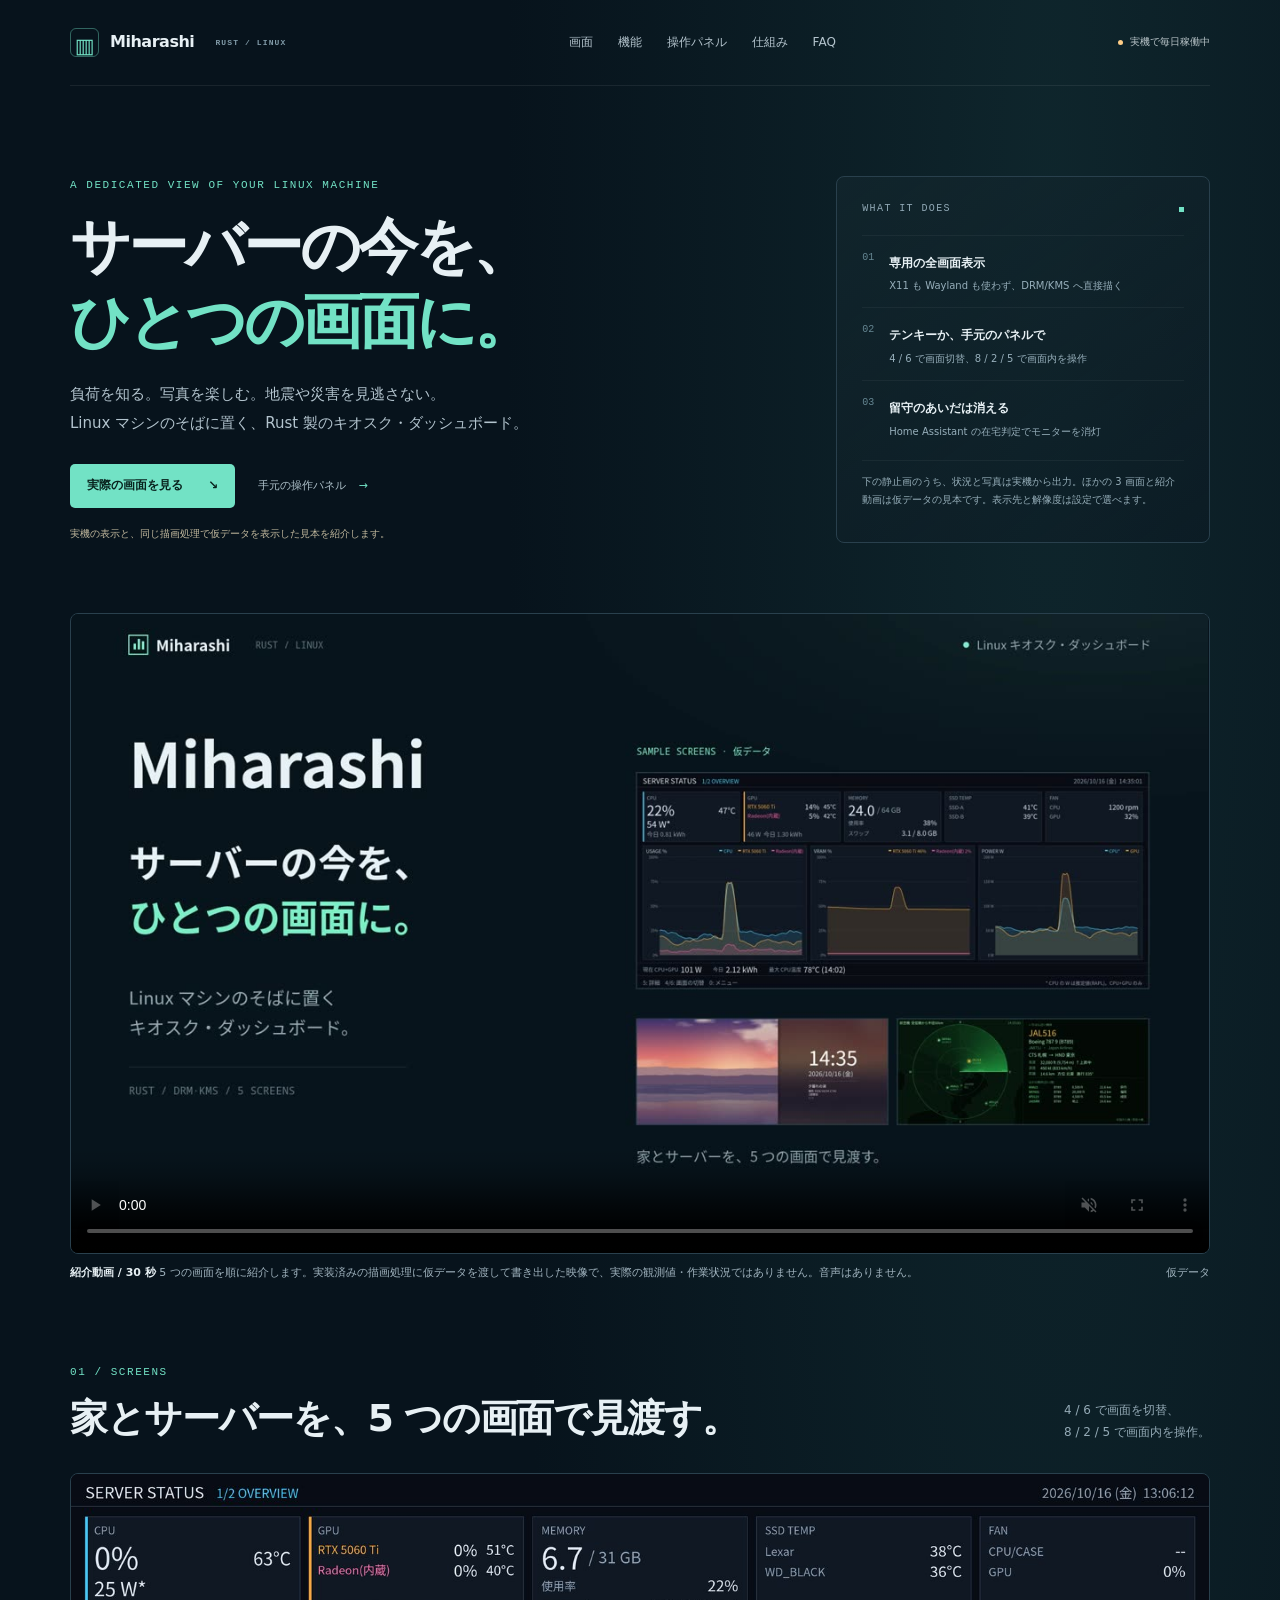
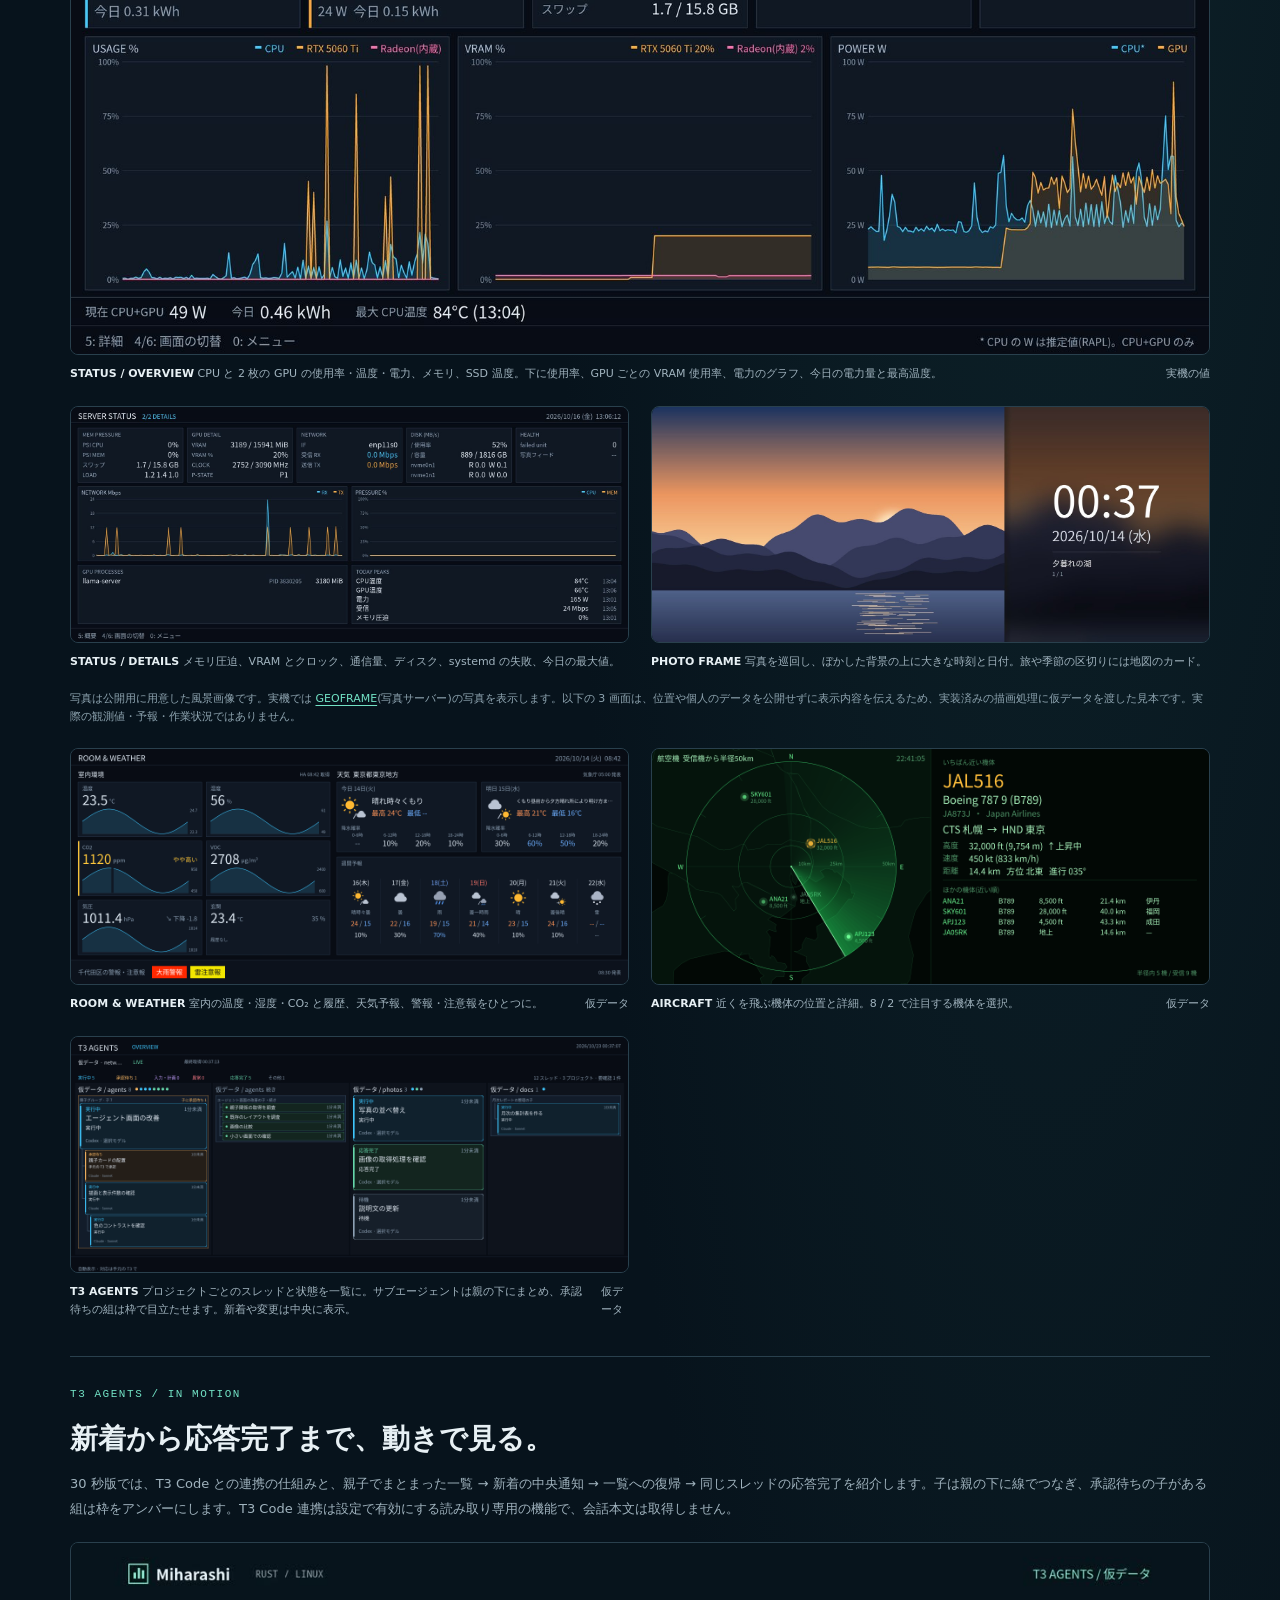
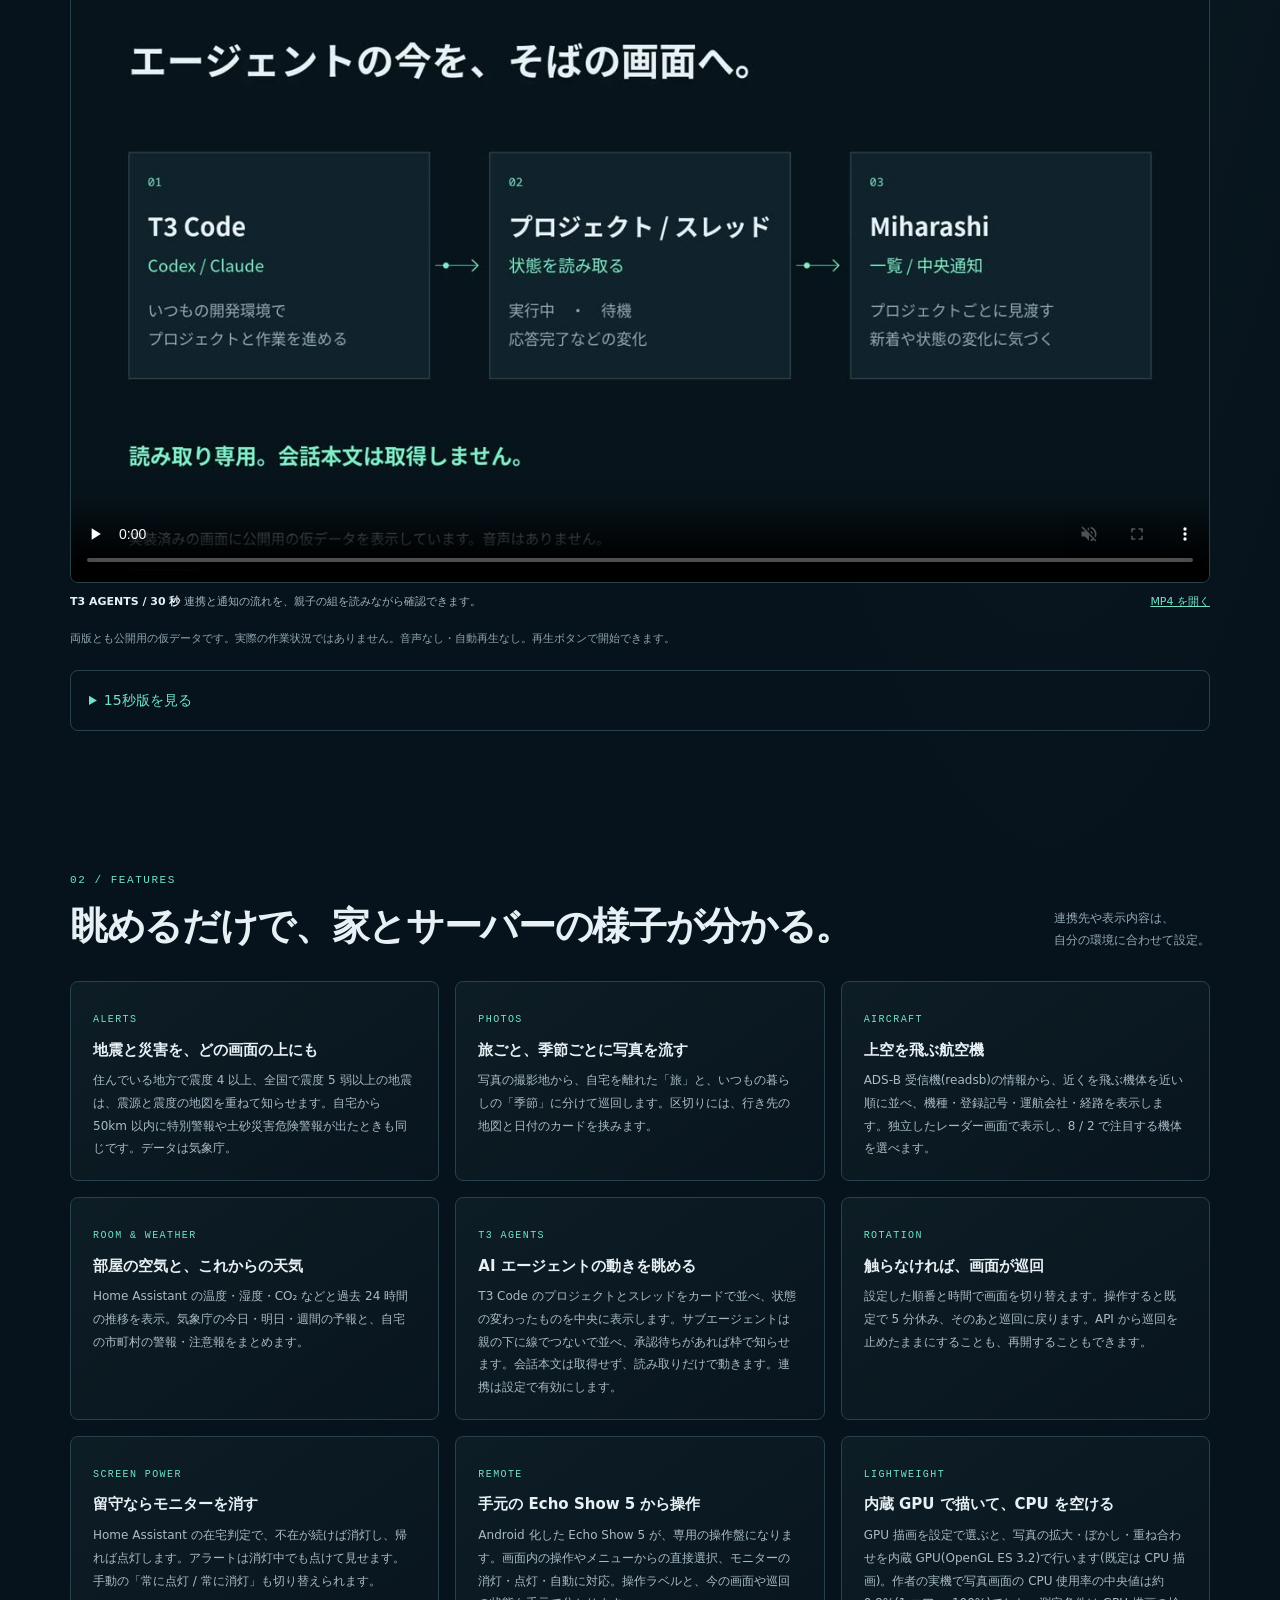
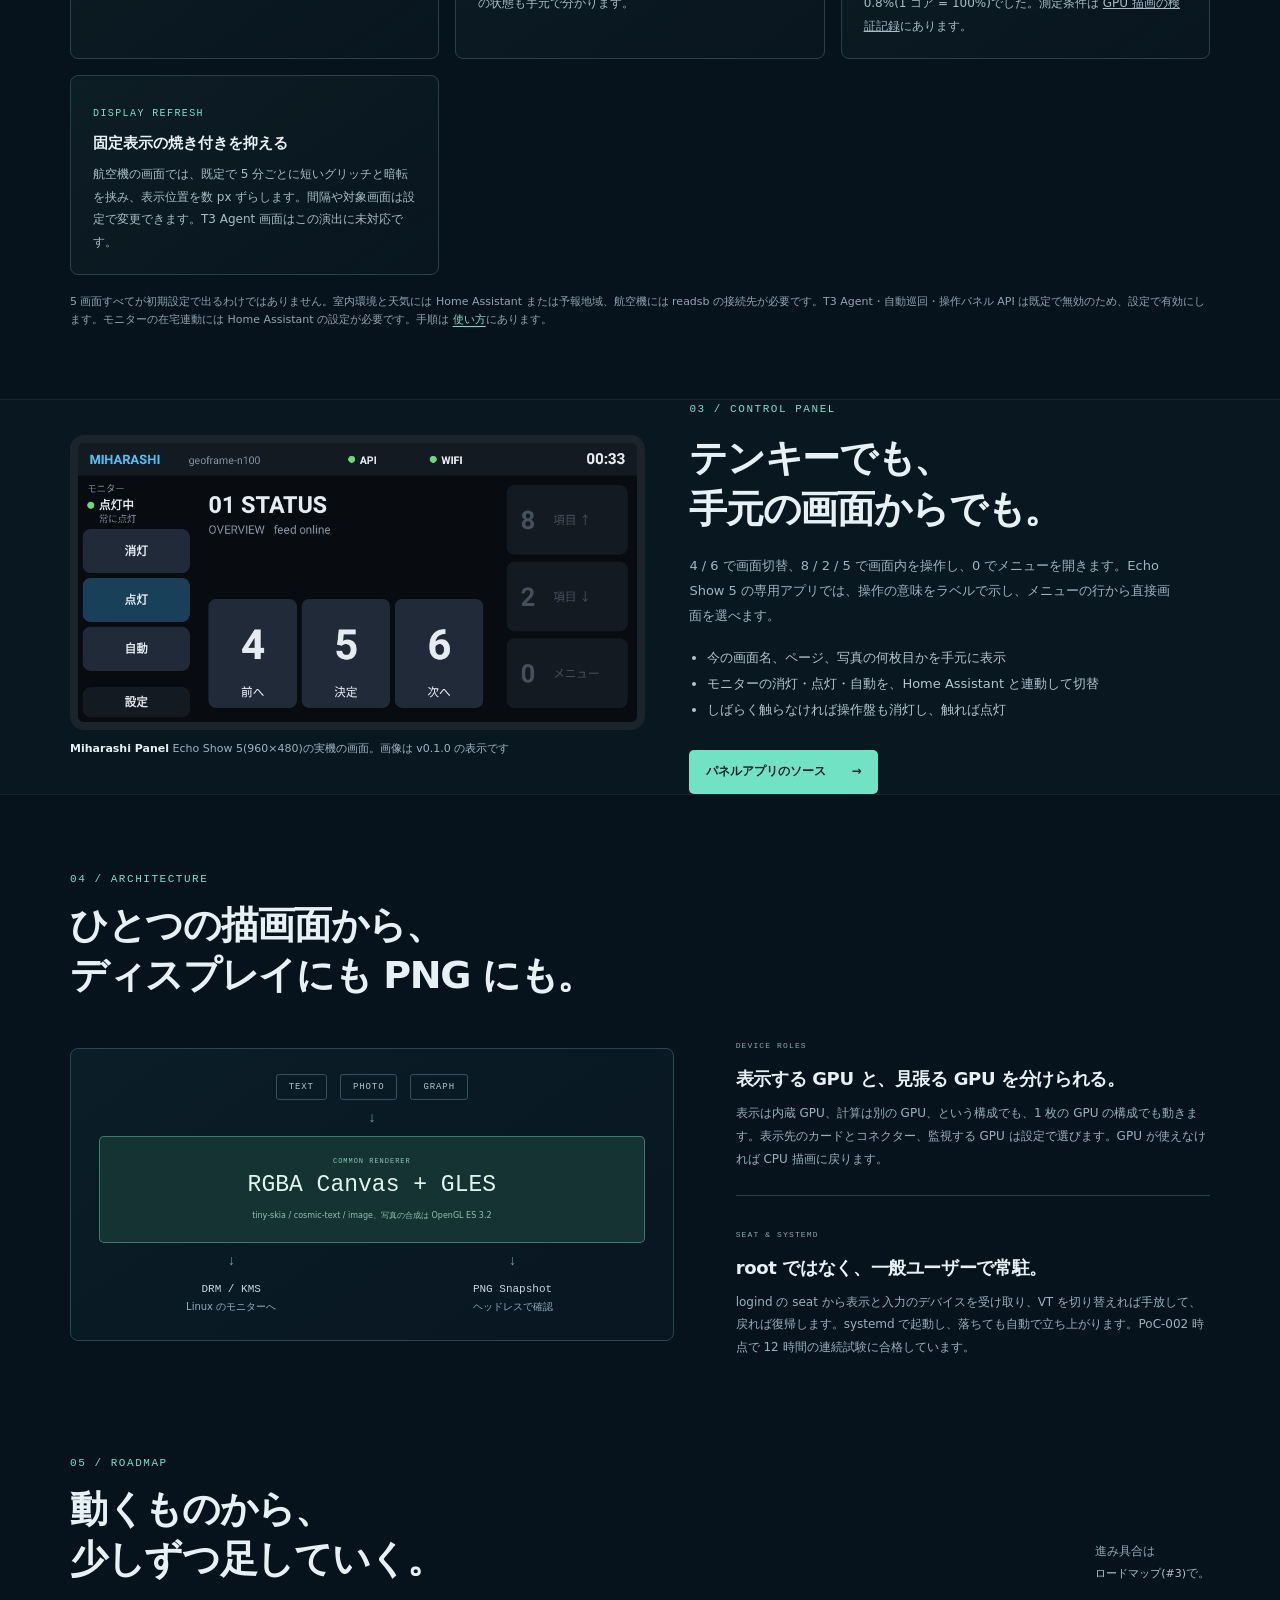
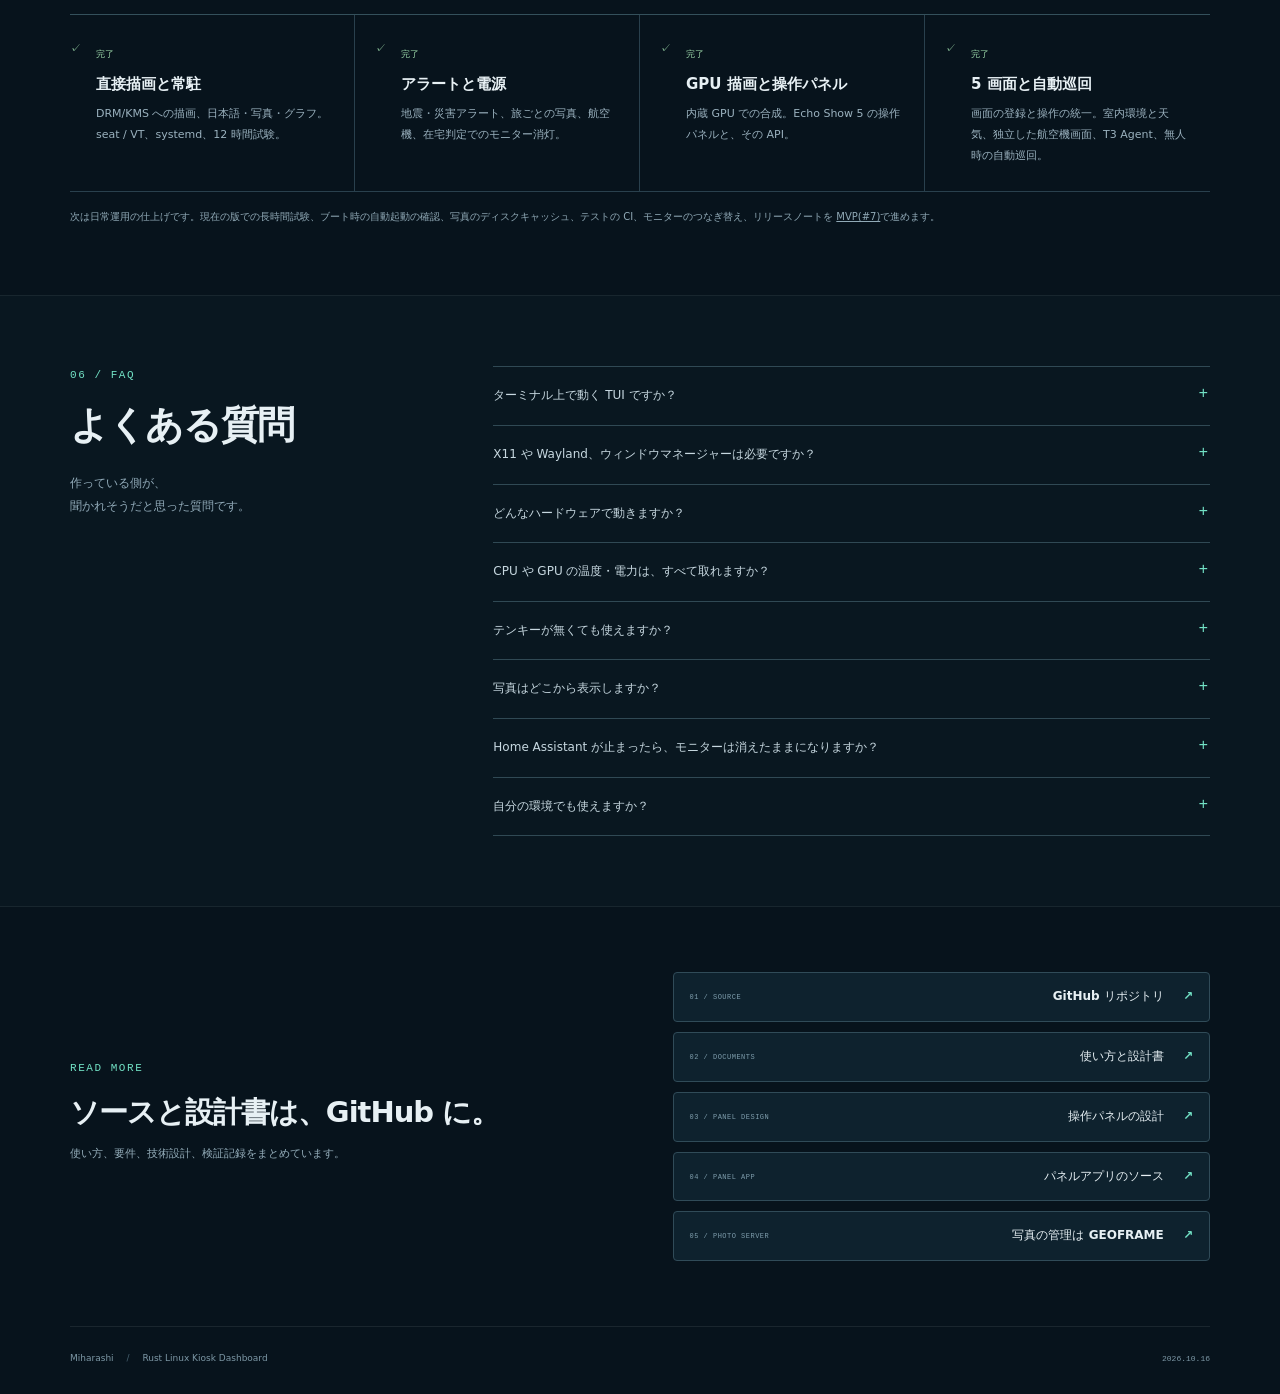
<file: site/index.html>
<!doctype html>
<html lang="ja">
<head>
  <meta charset="utf-8">
  <meta name="viewport" content="width=device-width, initial-scale=1">
  <meta name="theme-color" content="#07131c">
  <meta name="description" content="Miharashi は、Linux マシンのそばに置く Rust 製のキオスク・ダッシュボード。サーバーの状態、写真、室内環境と天気、航空機、T3 Agent をひとつのモニターに映し、地震や災害の情報を重ねて知らせる。テンキーか、手元の Echo Show 5 で操作する。">
  <title>Miharashi — サーバーの今を、ひとつの画面に。</title>
  <link rel="stylesheet" href="styles.css">
  <link rel="stylesheet" href="shots.css">
</head>
<body>
  <a class="skip-link" href="#screens">画面へ移動</a>
  <header class="shell topbar">
    <a class="brand" href="#top" aria-label="Miharashi トップ"><span class="brand-symbol" aria-hidden="true">▥</span>Miharashi<span class="brand-sub">RUST / LINUX</span></a>
    <nav aria-label="ページ内ナビゲーション"><a href="#screens">画面</a><a href="#features">機能</a><a href="#panel">操作パネル</a><a href="#architecture">仕組み</a><a href="#faq">FAQ</a></nav>
    <span class="stage-label"><span aria-hidden="true"></span>実機で毎日稼働中</span>
  </header>

  <main id="top">
    <section class="shell hero" aria-labelledby="hero-title">
      <div class="hero-copy">
        <p class="eyebrow">A dedicated view of your Linux machine</p>
        <h1 id="hero-title">サーバーの今を、<br><span>ひとつの画面に。</span></h1>
        <p class="hero-lead">負荷を知る。写真を楽しむ。地震や災害を見逃さない。<br class="wide-only">Linux マシンのそばに置く、Rust 製のキオスク・ダッシュボード。</p>
        <div class="hero-actions"><a class="button primary" href="#screens">実際の画面を見る <span aria-hidden="true">↘</span></a><a class="text-link" href="#panel">手元の操作パネル <span aria-hidden="true">→</span></a></div>
        <p class="hero-status">実機の表示と、同じ描画処理で仮データを表示した見本を紹介します。</p>
      </div>
      <aside class="hero-note" aria-label="プロダクトの特徴">
        <div class="note-heading"><span class="micro-label">WHAT IT DOES</span><span class="tiny-square" aria-hidden="true"></span></div>
        <div class="note-item"><span class="note-index">01</span><div><strong>専用の全画面表示</strong><p>X11 も Wayland も使わず、DRM/KMS へ直接描く</p></div></div>
        <div class="note-item"><span class="note-index">02</span><div><strong>テンキーか、手元のパネルで</strong><p>4 / 6 で画面切替、8 / 2 / 5 で画面内を操作</p></div></div>
        <div class="note-item"><span class="note-index">03</span><div><strong>留守のあいだは消える</strong><p>Home Assistant の在宅判定でモニターを消灯</p></div></div>
        <p class="note-disclaimer">下の静止画のうち、状況と写真は実機から出力。ほかの 3 画面と紹介動画は仮データの見本です。表示先と解像度は設定で選べます。</p>
      </aside>
    </section>

    <section class="shell video-section" id="video" aria-label="紹介動画">
      <figure class="shot shot-video">
        <video controls muted loop playsinline preload="metadata" width="1920" height="1080" poster="videos/miharashi-30s-poster.jpg" aria-label="Miharashi の紹介動画(30 秒)。状況・写真・室内環境と天気・航空機・T3 Agents(親子グループ表示を含む)の 5 画面を順に紹介する。音声はありません。">
          <source src="videos/miharashi-30s.mp4" type="video/mp4">
          <a href="videos/miharashi-30s.mp4">紹介動画(30 秒、MP4)をダウンロード</a>
        </video>
        <figcaption><span><strong>紹介動画 / 30 秒</strong> 5 つの画面を順に紹介します。実装済みの描画処理に仮データを渡して書き出した映像で、実際の観測値・作業状況ではありません。音声はありません。</span><span>仮データ</span></figcaption>
      </figure>
    </section>

    <section class="shell section-block" id="screens" aria-labelledby="screens-title">
      <div class="section-heading"><div><p class="eyebrow">01 / Screens</p><h2 id="screens-title">家とサーバーを、<br class="mobile-only">5 つの画面で見渡す。</h2></div><p class="section-aside">4 / 6 で画面を切替、<br>8 / 2 / 5 で画面内を操作。</p></div>
      <figure class="shot shot-main">
        <img src="images/status.jpg" width="1600" height="675" alt="SERVER STATUS の OVERVIEW。CPU・GPU・メモリ・SSD 温度・ファンの現在値と、使用率・GPU ごとの VRAM 使用率・電力のグラフ、今日の電力量">
        <figcaption><span><strong>STATUS / OVERVIEW</strong> CPU と 2 枚の GPU の使用率・温度・電力、メモリ、SSD 温度。下に使用率、GPU ごとの VRAM 使用率、電力のグラフ、今日の電力量と最高温度。</span><span>実機の値</span></figcaption>
      </figure>
      <div class="shot-grid">
        <figure class="shot">
          <img src="images/status-details.jpg" width="1600" height="675" alt="SERVER STATUS の DETAILS。メモリ圧迫、GPU の詳細、ネットワーク、ディスク、ヘルス、グラフと今日の最大値">
          <figcaption><span><strong>STATUS / DETAILS</strong> メモリ圧迫、VRAM とクロック、通信量、ディスク、systemd の失敗、今日の最大値。</span></figcaption>
        </figure>
        <figure class="shot">
          <img src="images/photo.jpg" width="1600" height="675" alt="PHOTO FRAME。左に写真、右にぼかした背景の上に大きな時刻と日付、写真の説明">
          <figcaption><span><strong>PHOTO FRAME</strong> 写真を巡回し、ぼかした背景の上に大きな時刻と日付。旅や季節の区切りには地図のカード。</span></figcaption>
        </figure>
      </div>
      <p class="shot-note">写真は公開用に用意した風景画像です。実機では <a href="https://ysogabe.github.io/geoframe/">GEOFRAME</a>(写真サーバー)の写真を表示します。以下の 3 画面は、位置や個人のデータを公開せずに表示内容を伝えるため、実装済みの描画処理に仮データを渡した見本です。実際の観測値・予報・作業状況ではありません。</p>
      <div class="shot-grid screen-samples">
        <figure class="shot">
          <img src="images/room-demo.png" width="2560" height="1080" loading="lazy" alt="仮データの ROOM &amp; WEATHER。室内センサーの値と履歴、東京地方の今日・明日・週間予報、千代田区の警報・注意報の表示例">
          <figcaption><span><strong>ROOM &amp; WEATHER</strong> 室内の温度・湿度・CO₂ と履歴、天気予報、警報・注意報をひとつに。</span><span>仮データ</span></figcaption>
        </figure>
        <figure class="shot">
          <img src="images/aircraft-demo.png" width="2560" height="1080" loading="lazy" alt="仮データの AIRCRAFT。東京駅付近を中心とした半径 50km のレーダーと、航空機の機種・高度・速度・経路の表示例">
          <figcaption><span><strong>AIRCRAFT</strong> 近くを飛ぶ機体の位置と詳細。8 / 2 で注目する機体を選択。</span><span>仮データ</span></figcaption>
        </figure>
        <figure class="shot">
          <img src="images/agents-demo.png" width="2560" height="1080" loading="lazy" alt="仮データの T3 AGENTS。プロジェクトごとに実行中・待機・応答完了のスレッドを並べ、親の下に子を線でつないだカードボード。承認待ちの子がある組は枠をアンバーにしている">
          <figcaption><span><strong>T3 AGENTS</strong> プロジェクトごとのスレッドと状態を一覧に。サブエージェントは親の下にまとめ、承認待ちの組は枠で目立たせます。新着や変更は中央に表示。</span><span>仮データ</span></figcaption>
        </figure>
      </div>
      <section class="agents-video" id="agents-video" aria-labelledby="agents-video-title">
        <p class="eyebrow">T3 Agents / In motion</p>
        <h3 id="agents-video-title">新着から応答完了まで、動きで見る。</h3>
        <p class="agents-video-lead" id="agents-video-description">30 秒版では、T3 Code との連携の仕組みと、親子でまとまった一覧 → 新着の中央通知 → 一覧への復帰 → 同じスレッドの応答完了を紹介します。子は親の下に線でつなぎ、承認待ちの子がある組は枠をアンバーにします。T3 Code 連携は設定で有効にする読み取り専用の機能で、会話本文は取得しません。</p>
        <figure class="shot shot-video">
          <video controls muted loop playsinline preload="none" width="1920" height="1080" poster="videos/miharashi-agents-30s-poster.jpg" aria-label="T3 Agent 専用紹介動画、30 秒版。連携図と、親子グループ表示の Agent 画面で新着・応答完了・一覧への復帰を紹介。仮データ、音声なし。" aria-describedby="agents-video-description agents-video-note">
            <source src="videos/miharashi-agents-30s.mp4" type="video/mp4">
            <a href="videos/miharashi-agents-30s.mp4">Agent 紹介動画(30 秒、MP4)</a>
          </video>
          <figcaption><span><strong>T3 AGENTS / 30 秒</strong> 連携と通知の流れを、親子の組を読みながら確認できます。</span><span><a href="videos/miharashi-agents-30s.mp4">MP4 を開く</a></span></figcaption>
        </figure>
        <p class="shot-note" id="agents-video-note">両版とも公開用の仮データです。実際の作業状況ではありません。音声なし・自動再生なし。再生ボタンで開始できます。</p>
        <details class="agents-video-short">
          <summary>15秒版を見る</summary>
          <p class="agents-video-lead" id="agents-short-description">連携図と新着・応答完了の通知を、15 秒にまとめた短縮版です。</p>
          <figure class="shot shot-video">
            <video controls muted loop playsinline preload="none" width="1920" height="1080" poster="videos/miharashi-agents-15s-poster.jpg" aria-label="T3 Agent 専用紹介動画、15 秒の短縮版。連携図、新着と応答完了の中央通知、一覧への復帰。仮データ、音声なし。" aria-describedby="agents-short-description agents-video-note">
              <source src="videos/miharashi-agents-15s.mp4" type="video/mp4">
              <a href="videos/miharashi-agents-15s.mp4">Agent 紹介動画(15 秒、MP4)</a>
            </video>
            <figcaption><span><strong>T3 AGENTS / 15 秒</strong> 通知の動きを手早く見る短縮版。</span><span><a href="videos/miharashi-agents-15s.mp4">MP4 を開く</a></span></figcaption>
          </figure>
        </details>
      </section>
    </section>

    <section class="shell section-block" id="features" aria-labelledby="features-title">
      <div class="section-heading"><div><p class="eyebrow">02 / Features</p><h2 id="features-title">眺めるだけで、<br class="mobile-only">家とサーバーの様子が分かる。</h2></div><p class="section-aside">連携先や表示内容は、<br>自分の環境に合わせて設定。</p></div>
      <div class="feature-grid">
        <article class="feature"><span class="micro-label">ALERTS</span><h3>地震と災害を、どの画面の上にも</h3><p>住んでいる地方で震度 4 以上、全国で震度 5 弱以上の地震は、震源と震度の地図を重ねて知らせます。自宅から 50km 以内に特別警報や土砂災害危険警報が出たときも同じです。データは気象庁。</p></article>
        <article class="feature"><span class="micro-label">PHOTOS</span><h3>旅ごと、季節ごとに写真を流す</h3><p>写真の撮影地から、自宅を離れた「旅」と、いつもの暮らしの「季節」に分けて巡回します。区切りには、行き先の地図と日付のカードを挟みます。</p></article>
        <article class="feature"><span class="micro-label">AIRCRAFT</span><h3>上空を飛ぶ航空機</h3><p>ADS-B 受信機(readsb)の情報から、近くを飛ぶ機体を近い順に並べ、機種・登録記号・運航会社・経路を表示します。独立したレーダー画面で表示し、8 / 2 で注目する機体を選べます。</p></article>
        <article class="feature"><span class="micro-label">ROOM &amp; WEATHER</span><h3>部屋の空気と、これからの天気</h3><p>Home Assistant の温度・湿度・CO₂ などと過去 24 時間の推移を表示。気象庁の今日・明日・週間の予報と、自宅の市町村の警報・注意報をまとめます。</p></article>
        <article class="feature"><span class="micro-label">T3 AGENTS</span><h3>AI エージェントの動きを眺める</h3><p>T3 Code のプロジェクトとスレッドをカードで並べ、状態の変わったものを中央に表示します。サブエージェントは親の下に線でつないで並べ、承認待ちがあれば枠で知らせます。会話本文は取得せず、読み取りだけで動きます。連携は設定で有効にします。</p></article>
        <article class="feature"><span class="micro-label">ROTATION</span><h3>触らなければ、画面が巡回</h3><p>設定した順番と時間で画面を切り替えます。操作すると既定で 5 分休み、そのあと巡回に戻ります。API から巡回を止めたままにすることも、再開することもできます。</p></article>
        <article class="feature"><span class="micro-label">SCREEN POWER</span><h3>留守ならモニターを消す</h3><p>Home Assistant の在宅判定で、不在が続けば消灯し、帰れば点灯します。アラートは消灯中でも点けて見せます。手動の「常に点灯 / 常に消灯」も切り替えられます。</p></article>
        <article class="feature"><span class="micro-label">REMOTE</span><h3>手元の Echo Show 5 から操作</h3><p>Android 化した Echo Show 5 が、専用の操作盤になります。画面内の操作やメニューからの直接選択、モニターの消灯・点灯・自動に対応。操作ラベルと、今の画面や巡回の状態も手元で分かります。</p></article>
        <article class="feature"><span class="micro-label">LIGHTWEIGHT</span><h3>内蔵 GPU で描いて、CPU を空ける</h3><p>GPU 描画を設定で選ぶと、写真の拡大・ぼかし・重ね合わせを内蔵 GPU(OpenGL ES 3.2)で行います(既定は CPU 描画)。作者の実機で写真画面の CPU 使用率の中央値は約 0.8%(1 コア = 100%)でした。測定条件は <a href="https://github.com/ysogabe/miharashi/blob/main/docs/poc/POC-005.md">GPU 描画の検証記録</a>にあります。</p></article>
        <article class="feature"><span class="micro-label">DISPLAY REFRESH</span><h3>固定表示の焼き付きを抑える</h3><p>航空機の画面では、既定で 5 分ごとに短いグリッチと暗転を挟み、表示位置を数 px ずらします。間隔や対象画面は設定で変更できます。T3 Agent 画面はこの演出に未対応です。</p></article>
      </div>
      <p class="shot-note">5 画面すべてが初期設定で出るわけではありません。室内環境と天気には Home Assistant または予報地域、航空機には readsb の接続先が必要です。T3 Agent・自動巡回・操作パネル API は既定で無効のため、設定で有効にします。モニターの在宅連動には Home Assistant の設定が必要です。手順は <a href="https://github.com/ysogabe/miharashi/blob/main/docs/USAGE.md">使い方</a>にあります。</p>
    </section>

    <section class="operation-section" id="panel" aria-labelledby="panel-title">
      <div class="shell panel-feature">
        <figure class="shot">
          <img src="images/panel.png" width="960" height="480" alt="Echo Show 5 の操作パネル。左にモニターの状態と消灯・点灯・自動・設定、中央に現在の画面名と 4・5・6 のボタン、右に灰色の 8・2・0">
          <figcaption><span><strong>Miharashi Panel</strong> Echo Show 5(960×480)の実機の画面。画像は v0.1.0 の表示です</span></figcaption>
        </figure>
        <div>
          <p class="eyebrow">03 / Control panel</p>
          <h2>テンキーでも、<br>手元の画面からでも。</h2>
          <p class="body-copy">4 / 6 で画面切替、8 / 2 / 5 で画面内を操作し、0 でメニューを開きます。Echo Show 5 の専用アプリでは、操作の意味をラベルで示し、メニューの行から直接画面を選べます。</p>
          <ul>
            <li>今の画面名、ページ、写真の何枚目かを手元に表示</li>
            <li>モニターの消灯・点灯・自動を、Home Assistant と連動して切替</li>
            <li>しばらく触らなければ操作盤も消灯し、触れば点灯</li>
          </ul>
          <div class="hero-actions"><a class="button primary" href="https://github.com/ysogabe/miharashi-panel">パネルアプリのソース <span aria-hidden="true">→</span></a></div>
        </div>
      </div>
    </section>

    <section class="shell architecture-section" id="architecture" aria-labelledby="architecture-title"><div class="section-heading"><div><p class="eyebrow">04 / Architecture</p><h2 id="architecture-title">ひとつの描画面から、<br>ディスプレイにも PNG にも。</h2></div></div><div class="architecture-grid"><div class="render-flow"><div class="flow-source"><span>TEXT</span><span>PHOTO</span><span>GRAPH</span></div><div class="flow-arrow" aria-hidden="true">↓</div><div class="flow-canvas"><span class="micro-label">COMMON RENDERER</span><strong>RGBA Canvas + GLES</strong><span>tiny-skia / cosmic-text / image、写真の合成は OpenGL ES 3.2</span></div><div class="flow-branches"><div><span class="flow-arrow" aria-hidden="true">↓</span><strong>DRM / KMS</strong><span>Linux のモニターへ</span></div><div><span class="flow-arrow" aria-hidden="true">↓</span><strong>PNG Snapshot</strong><span>ヘッドレスで確認</span></div></div></div><div class="architecture-copy"><article><span class="micro-label">DEVICE ROLES</span><h3>表示する GPU と、見張る GPU を分けられる。</h3><p>表示は内蔵 GPU、計算は別の GPU、という構成でも、1 枚の GPU の構成でも動きます。表示先のカードとコネクター、監視する GPU は設定で選びます。GPU が使えなければ CPU 描画に戻ります。</p></article><article><span class="micro-label">SEAT &amp; SYSTEMD</span><h3>root ではなく、一般ユーザーで常駐。</h3><p>logind の seat から表示と入力のデバイスを受け取り、VT を切り替えれば手放して、戻れば復帰します。systemd で起動し、落ちても自動で立ち上がります。PoC-002 時点で 12 時間の連続試験に合格しています。</p></article></div></div></section>

    <section class="shell scope-section" id="roadmap" aria-labelledby="roadmap-title"><div class="section-heading"><div><p class="eyebrow">05 / Roadmap</p><h2 id="roadmap-title">動くものから、<br>少しずつ足していく。</h2></div><p class="section-aside">進み具合は<br><a class="text-link" href="https://github.com/ysogabe/miharashi/issues/3">ロードマップ(#3)</a>で。</p></div><ol class="roadmap four">
      <li class="done"><span class="roadmap-step">✓</span><div><span class="roadmap-state">完了</span><h3>直接描画と常駐</h3><p>DRM/KMS への描画、日本語・写真・グラフ。seat / VT、systemd、12 時間試験。</p></div></li>
      <li class="done"><span class="roadmap-step">✓</span><div><span class="roadmap-state">完了</span><h3>アラートと電源</h3><p>地震・災害アラート、旅ごとの写真、航空機、在宅判定でのモニター消灯。</p></div></li>
      <li class="done"><span class="roadmap-step">✓</span><div><span class="roadmap-state">完了</span><h3>GPU 描画と操作パネル</h3><p>内蔵 GPU での合成。Echo Show 5 の操作パネルと、その API。</p></div></li>
      <li class="done"><span class="roadmap-step">✓</span><div><span class="roadmap-state">完了</span><h3>5 画面と自動巡回</h3><p>画面の登録と操作の統一。室内環境と天気、独立した航空機画面、T3 Agent、無人時の自動巡回。</p></div></li>
    </ol><p class="scope-note">次は日常運用の仕上げです。現在の版での長時間試験、ブート時の自動起動の確認、写真のディスクキャッシュ、テストの CI、モニターのつなぎ替え、リリースノートを <a href="https://github.com/ysogabe/miharashi/issues/7">MVP(#7)</a>で進めます。</p></section>

    <section class="faq-section" id="faq" aria-labelledby="faq-title"><div class="shell faq-grid"><div class="faq-intro"><p class="eyebrow">06 / FAQ</p><h2 id="faq-title">よくある質問</h2><p>作っている側が、<br>聞かれそうだと思った質問です。</p></div><div class="faq-list">
      <details><summary>ターミナル上で動く TUI ですか？</summary><p>いいえ。TUI 風の見た目ですが、ピクセル単位で描く全画面のアプリです。文字・写真・グラフを同じ画面に描きます。</p></details>
      <details><summary>X11 や Wayland、ウィンドウマネージャーは必要ですか？</summary><p>要りません。Linux の DRM/KMS へ直接描きます。デスクトップ環境の無いサーバーでも、モニターをつなげば表示できます。</p></details>
      <details><summary>どんなハードウェアで動きますか？</summary><p>Linux で DRM/KMS が使える GPU があれば動きます。作者の実機は、表示に CPU 内蔵の GPU を使い、計算用に別の GPU を積んだ構成です。特定の型番やメモリ容量を前提にはしていません。</p></details>
      <details><summary>CPU や GPU の温度・電力は、すべて取れますか？</summary><p>ドライバーやセンサーが値を出していれば表示します。出ていない値は「--」になります。CPU の電力は RAPL からの推定値で、システム全体の消費電力ではありません。</p></details>
      <details><summary>テンキーが無くても使えますか？</summary><p>使えます。操作パネルを有効にしていれば、キーボードが無くても起動し、あとから挿されたテンキーも自動で使い始めます。</p></details>
      <details><summary>写真はどこから表示しますか？</summary><p><a href="https://ysogabe.github.io/geoframe/">GEOFRAME</a>(自宅の写真サーバー)から取得します。1 枚のファイルを指定して表示することもできます。</p></details>
      <details><summary>Home Assistant が止まったら、モニターは消えたままになりますか？</summary><p>なりません。Home Assistant と通信できないときは点灯させておきます。手動の「常に消灯」も、通信できない状態が続けば自動に戻ります。</p></details>
      <details><summary>自分の環境でも使えますか？</summary><p>ソースは公開していますが、今は作者の環境で毎日使いながら育てている段階です。表示先や監視対象は設定で変えられるようにしています。</p></details>
    </div></div></section>

    <section class="shell docs-section" aria-labelledby="docs-title"><div><p class="eyebrow">Read more</p><h2 id="docs-title">ソースと設計書は、GitHub に。</h2><p>使い方、要件、技術設計、検証記録をまとめています。</p></div><div class="doc-links"><a href="https://github.com/ysogabe/miharashi"><span>01 / SOURCE</span><strong>GitHub リポジトリ <span aria-hidden="true">↗</span></strong></a><a href="https://github.com/ysogabe/miharashi/tree/main/docs"><span>02 / DOCUMENTS</span><strong>使い方と設計書 <span aria-hidden="true">↗</span></strong></a><a href="https://github.com/ysogabe/miharashi/blob/main/docs/panel/DESIGN.md"><span>03 / PANEL DESIGN</span><strong>操作パネルの設計 <span aria-hidden="true">↗</span></strong></a><a href="https://github.com/ysogabe/miharashi-panel"><span>04 / PANEL APP</span><strong>パネルアプリのソース <span aria-hidden="true">↗</span></strong></a><a href="https://ysogabe.github.io/geoframe/"><span>05 / PHOTO SERVER</span><strong>写真の管理は GEOFRAME <span aria-hidden="true">↗</span></strong></a></div></section>
  </main>
  <footer class="shell footer"><span>Miharashi <span class="footer-separator">/</span> Rust Linux Kiosk Dashboard</span><span>2026.10.16</span></footer>
</body>
</html>
</file>
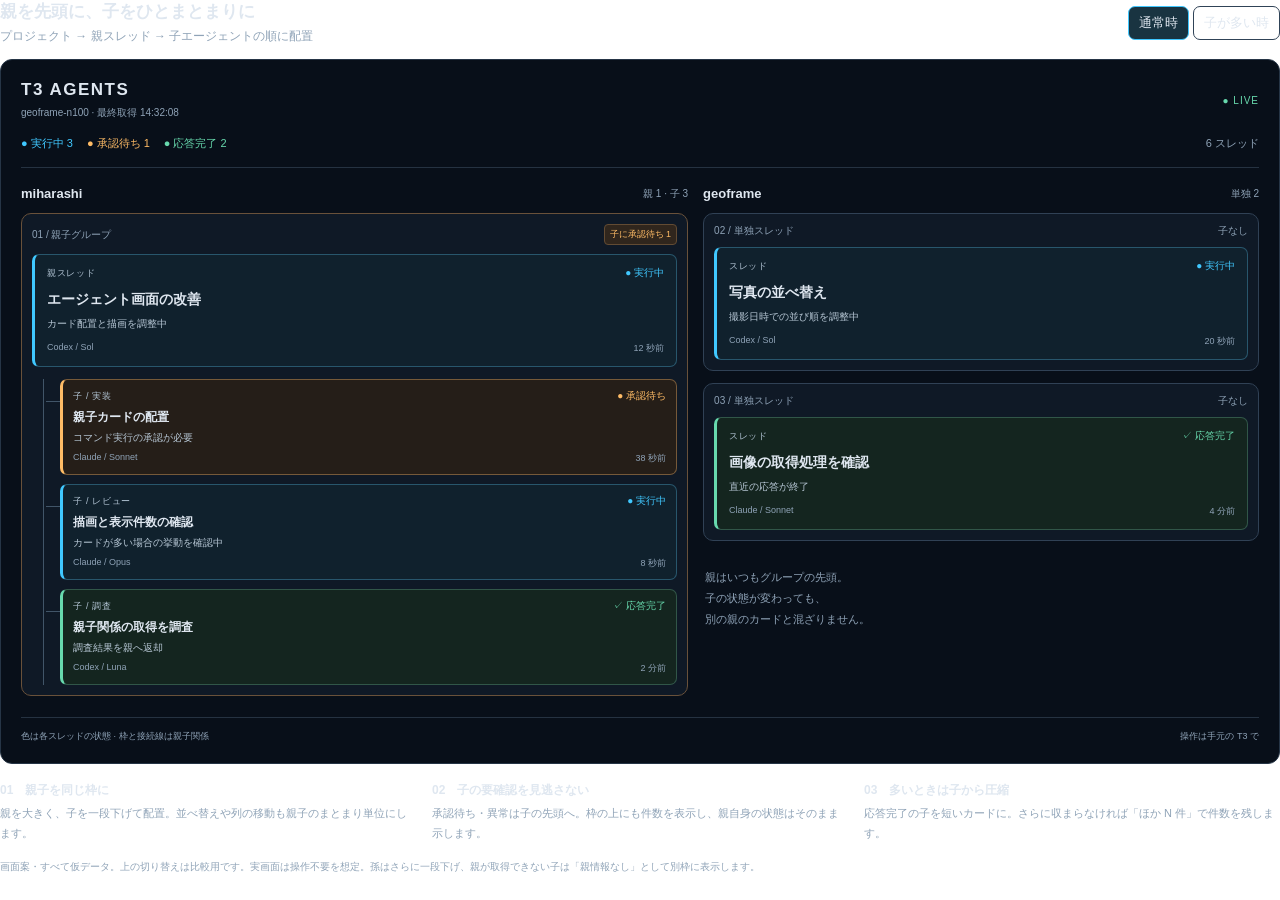
<file: docs/assets/t3-agents-family-proposal.html>
<!doctype html>
<html lang="ja"><head><meta charset="utf-8"><meta name="viewport" content="width=device-width,initial-scale=1"><style>
*{box-sizing:border-box}body{margin:0;color:var(--foreground,#dfe7f0);font-family:var(--font-sans, sans-serif);font-size:13px}button{font:inherit;cursor:pointer}.intro{display:flex;justify-content:space-between;align-items:center;gap:12px;margin-bottom:14px}.intro strong{font-size:17px}.intro p{margin:5px 0 0;color:var(--muted-foreground,#8fa3b7);font-size:12px}.switch{display:flex;gap:4px;flex-shrink:0}.switch button{padding:7px 10px;border:1px solid var(--border,#304357);border-radius:7px;background:transparent;color:inherit}.switch button[aria-pressed=true]{background:var(--accent-surface,#193441);border-color:var(--accent,#40c8ff)}
.screen{background:#080f19;color:#dfe7f0;border:1px solid #263546;border-radius:12px;padding:20px}.top{display:flex;align-items:center;justify-content:space-between;gap:12px}.brand{font-size:17px;font-weight:700;letter-spacing:1.5px}.live{color:#67d9ad;font-size:10px;letter-spacing:1px}.env{font-size:10px;color:#8fa3b7;margin-top:6px}.stats{display:flex;gap:14px;flex-wrap:wrap;padding:16px 0;border-bottom:1px solid #253241;font-size:11px}.cyan{color:#40c8ff}.amber{color:#ffbc66}.green{color:#67d9ad}.red{color:#ff7f8c}.muted{color:#8fa3b7}
.board{display:grid;grid-template-columns:1.2fr 1fr;gap:15px;margin-top:18px}.project{min-width:0}.project-title{display:flex;align-items:center;justify-content:space-between;font-size:13px;margin-bottom:12px}.count{font-size:10px;color:#8fa3b7;font-weight:400}
.family{padding:10px;background:#0f1926;border:1px solid #304155;border-radius:10px;margin-bottom:12px}.family.alert{border-color:#69513a}.family-label{display:flex;justify-content:space-between;gap:8px;align-items:center;font-size:10px;color:#8fa3b7;margin-bottom:9px}.notice{font-size:9px;color:#ffbc66;background:#30261d;border:1px solid #624b33;padding:3px 5px;border-radius:4px}
.card{position:relative;background:#10212d;border:1px solid #28566c;border-left:3px solid #40c8ff;border-radius:7px;padding:11px 12px;min-width:0}.card.approval{background:#251e18;border-color:#765939;border-left-color:#ffbc66}.card.done{background:#14251f;border-color:#315648;border-left-color:#67d9ad}.card.failed{background:#291b24;border-color:#75434e;border-left-color:#ff7f8c}.card.idle{background:#171f2a;border-color:#354252;border-left-color:#8fa3b7}
.meta{display:flex;justify-content:space-between;align-items:center;font-size:10px;margin-bottom:9px;gap:5px}.role{color:#b3c5d5;font-size:9px;letter-spacing:.7px}.card h3{font-size:14px;line-height:1.5;font-weight:600;margin:0 0 6px;overflow-wrap:anywhere}.detail{font-size:10px;color:#b7c7d5;line-height:1.6}.model{display:flex;justify-content:space-between;gap:8px;color:#8fa3b7;font-size:9px;margin-top:10px}
.children{position:relative;margin:12px 0 0 11px;padding-left:16px;border-left:1px solid #415568;display:grid;gap:9px}.children>.card:before{content:"";position:absolute;left:-17px;top:21px;width:14px;height:1px;background:#415568}.children .card{padding:9px 10px}.children .card h3{font-size:12px;margin-bottom:4px}.children .meta{margin-bottom:5px}.children .model{margin-top:6px}.section-label{font-size:9px;letter-spacing:.6px;color:#8fa3b7;margin:17px 0 8px}.footer{display:flex;justify-content:space-between;gap:10px;color:#8fa3b7;font-size:9px;border-top:1px solid #253241;padding-top:12px;margin-top:9px}.notes{display:grid;grid-template-columns:repeat(3,1fr);gap:16px;margin:18px 0 0}.notes strong{font-size:12px}.notes p{font-size:11px;line-height:1.8;color:var(--muted-foreground,#8fa3b7);margin:5px 0 0}.extra{display:none}body.dense .extra{display:block}body.dense .children .card.done{padding:7px 10px}body.dense .children .card.done .detail,body.dense .children .card.done .model{display:none}body.dense .children .card.done .meta{margin-bottom:2px}body.dense .children .card.done h3{font-size:11px;margin:0}.caption{font-size:10px;color:var(--muted-foreground,#8fa3b7);line-height:1.7;margin-top:14px}
@media(max-width:540px){.intro{align-items:flex-start;flex-direction:column}.board{grid-template-columns:1fr}.notes{grid-template-columns:1fr;gap:10px}.screen{padding:16px}.stats{gap:10px}}
</style></head><body>
<div class="intro"><div><strong>親を先頭に、子をひとまとまりに</strong><p>プロジェクト → 親スレッド → 子エージェントの順に配置</p></div><div class="switch" aria-label="画面案の表示切り替え"><button aria-pressed="true" data-mode="normal">通常時</button><button aria-pressed="false" data-mode="dense">子が多い時</button></div></div>
<div class="screen">
<div class="top"><div><div class="brand">T3 AGENTS</div><div class="env">geoframe-n100 · 最終取得 14:32:08</div></div><div class="live">● LIVE</div></div>
<div class="stats"><span class="cyan">● 実行中 3</span><span class="amber">● 承認待ち 1</span><span class="green">● 応答完了 <span id="done-count">2</span></span><span class="muted" style="margin-left:auto" id="thread-count">6 スレッド</span></div>
<div class="board">
<section class="project"><div class="project-title"><b>miharashi</b><span class="count">親 1 · 子 <span id="child-count">3</span></span></div>
<div class="family alert"><div class="family-label"><span>01 / 親子グループ</span><span class="notice">子に承認待ち 1</span></div>
<article class="card"><div class="meta"><span class="role">親スレッド</span><span class="cyan">● 実行中</span></div><h3>エージェント画面の改善</h3><div class="detail">カード配置と描画を調整中</div><div class="model"><span>Codex / Sol</span><span>12 秒前</span></div></article>
<div class="children" aria-label="エージェント画面の改善の子エージェント">
<article class="card approval"><div class="meta"><span class="role">子 / 実装</span><span class="amber">● 承認待ち</span></div><h3>親子カードの配置</h3><div class="detail">コマンド実行の承認が必要</div><div class="model"><span>Claude / Sonnet</span><span>38 秒前</span></div></article>
<article class="card"><div class="meta"><span class="role">子 / レビュー</span><span class="cyan">● 実行中</span></div><h3>描画と表示件数の確認</h3><div class="detail">カードが多い場合の挙動を確認中</div><div class="model"><span>Claude / Opus</span><span>8 秒前</span></div></article>
<article class="card done"><div class="meta"><span class="role">子 / 調査</span><span class="green">✓ 応答完了</span></div><h3>親子関係の取得を調査</h3><div class="detail">調査結果を親へ返却</div><div class="model"><span>Codex / Luna</span><span>2 分前</span></div></article>
<article class="card done extra"><div class="meta"><span class="role">子 / 調査</span><span class="green">✓ 応答完了</span></div><h3>既存のレイアウトを調査</h3></article>
<article class="card done extra"><div class="meta"><span class="role">子 / 検証</span><span class="green">✓ 応答完了</span></div><h3>画像の比較</h3></article>
<article class="card done extra"><div class="meta"><span class="role">子 / 検証</span><span class="green">✓ 応答完了</span></div><h3>小さい画面での確認</h3></article>
</div></div></section>
<section class="project"><div class="project-title"><b>geoframe</b><span class="count">単独 2</span></div>
<div class="family"><div class="family-label"><span>02 / 単独スレッド</span><span>子なし</span></div><article class="card"><div class="meta"><span class="role">スレッド</span><span class="cyan">● 実行中</span></div><h3>写真の並べ替え</h3><div class="detail">撮影日時での並び順を調整中</div><div class="model"><span>Codex / Sol</span><span>20 秒前</span></div></article></div>
<div class="family"><div class="family-label"><span>03 / 単独スレッド</span><span>子なし</span></div><article class="card done"><div class="meta"><span class="role">スレッド</span><span class="green">✓ 応答完了</span></div><h3>画像の取得処理を確認</h3><div class="detail">直近の応答が終了</div><div class="model"><span>Claude / Sonnet</span><span>4 分前</span></div></article></div>
<div style="padding:14px 2px;color:#8fa3b7;font-size:11px;line-height:1.9">親はいつもグループの先頭。<br>子の状態が変わっても、<br>別の親のカードと混ざりません。</div>
</section></div>
<div class="footer"><span>色は各スレッドの状態 · 枠と接続線は親子関係</span><span>操作は手元の T3 で</span></div></div>
<div class="notes">
<div><strong>01　親子を同じ枠に</strong><p>親を大きく、子を一段下げて配置。並べ替えや列の移動も親子のまとまり単位にします。</p></div>
<div><strong>02　子の要確認を見逃さない</strong><p>承認待ち・異常は子の先頭へ。枠の上にも件数を表示し、親自身の状態はそのまま示します。</p></div>
<div><strong>03　多いときは子から圧縮</strong><p>応答完了の子を短いカードに。さらに収まらなければ「ほか N 件」で件数を残します。</p></div>
</div>
<p class="caption">画面案・すべて仮データ。上の切り替えは比較用です。実画面は操作不要を想定。孫はさらに一段下げ、親が取得できない子は「親情報なし」として別枠に表示します。</p>
<script>document.querySelectorAll('[data-mode]').forEach(b=>b.addEventListener('click',()=>{const dense=b.dataset.mode==='dense';document.body.classList.toggle('dense',dense);document.querySelectorAll('[data-mode]').forEach(x=>x.setAttribute('aria-pressed',String(x===b)));document.getElementById('done-count').textContent=dense?'5':'2';document.getElementById('thread-count').textContent=dense?'9 スレッド':'6 スレッド';document.getElementById('child-count').textContent=dense?'6':'3';}));</script></body></html>
</file>
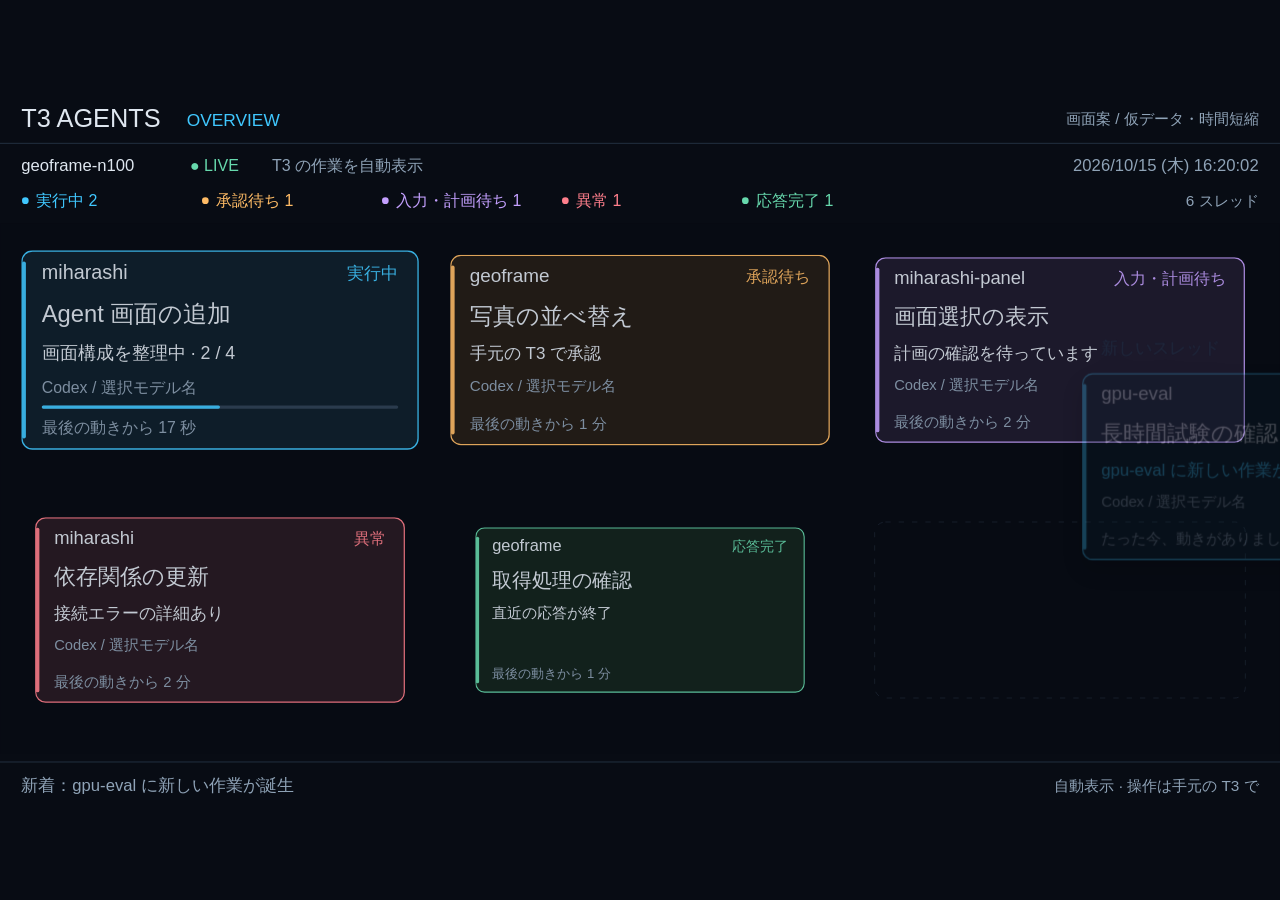
<file: docs/assets/t3-agents-motion.html>
<!doctype html>
<html lang="ja">
<head>
  <meta charset="utf-8">
  <meta name="viewport" content="width=device-width, initial-scale=1">
  <title>T3 Agent カードボード — 動きのモック</title>
  <style>
    html, body { margin: 0; width: 100%; height: 100%; overflow: hidden; background: #080c14; }
    body { display: grid; place-items: center; }
    svg { width: 100%; height: 100%; max-height: 100vh; display: block; }
  </style>
</head>
<body>
<svg xmlns="http://www.w3.org/2000/svg" viewBox="0 0 1920 1080" role="img" aria-labelledby="title desc">
  <title id="title">T3 Agent カードボードの画面案</title>
  <desc id="desc">操作不要の仮データによる動きのモック。状態をカードの色、活動度を大きさで示す。新着は右から中央を経て着地し、状態変化は元の位置から中央へ浮き上がって戻る。</desc>
  <style>
    text { font-family: "Noto Sans CJK JP", "Noto Sans JP", sans-serif; font-weight: 400; fill: #dfe7f0; }
    .muted { fill: #8fa3b7; }
    .small { font-size: 24px; }
    .card { will-change: transform; }
  </style>
  <defs>
    <filter id="cardShadow" x="-30%" y="-40%" width="160%" height="200%">
      <feDropShadow dx="0" dy="18" stdDeviation="18" flood-color="#000" flood-opacity=".5"/>
    </filter>
  </defs>
  <rect width="1920" height="1080" fill="#080c14"/>
  <text x="32" y="56" font-size="38">T3 AGENTS</text>
  <text x="280" y="54" font-size="26" fill="#40c8ff" style="fill:#40c8ff">OVERVIEW</text>
  <text x="1888" y="51" text-anchor="end" font-size="23" class="muted">画面案 / 仮データ・時間短縮</text>
  <path d="M0 80H1920" stroke="#304357"/>
  <text x="32" y="122" font-size="25">geoframe-n100</text>
  <text x="285" y="122" font-size="24" style="fill:#67d9ad">● LIVE</text>
  <text x="408" y="122" font-size="24" class="muted">T3 の作業を自動表示</text>
  <text id="clock" x="1888" y="122" text-anchor="end" font-size="25" class="muted">2026/10/15 (木) 16:20:00</text>
  <g id="legend" transform="translate(32 174)"></g>
  <text id="boardCount" x="1888" y="174" text-anchor="end" font-size="23" class="muted"></text>
  <g id="homeMarkers"></g>
  <g id="board"></g>
  <rect id="scrim" x="0" y="199" width="1920" height="797" fill="#080c14" opacity="0"/>
  <g id="focusLayer"></g>
  <path d="M0 1008H1920" stroke="#304357"/>
  <text id="narration" x="32" y="1052" font-size="25" class="muted"></text>
  <text x="1888" y="1052" text-anchor="end" font-size="23" class="muted">自動表示 · 操作は手元の T3 で</text>
</svg>
<script>
(() => {
  'use strict';
  // Design-only animation. No network, credentials, or real T3 data.
  const ns = 'http://www.w3.org/2000/svg';
  const svg = document.querySelector('svg');
  const board = document.querySelector('#board');
  const focusLayer = document.querySelector('#focusLayer');
  const scrim = document.querySelector('#scrim');
  const palette = {
    running: { name: '実行中', color: '#40c8ff', tint: '#10212d', floor: .75 },
    approval: { name: '承認待ち', color: '#ffbc66', tint: '#251e18', floor: .60 },
    input: { name: '入力・計画待ち', color: '#c4a0ff', tint: '#201c30', floor: .60 },
    error: { name: '異常', color: '#ff7f8c', tint: '#291b24', floor: .60 },
    completed: { name: '応答完了', color: '#67d9ad', tint: '#14251f', floor: 0 }
  };
  const homes = [[330, 390], [960, 390], [1590, 390], [330, 780], [960, 780], [1590, 780]];
  const initial = [
    { id: 'agent-screen', project: 'miharashi', title: 'Agent 画面の追加', state: 'running', detail: '画面構成を整理中 · 2 / 4', age: 0, progress: .5 },
    { id: 'photo-order', project: 'geoframe', title: '写真の並べ替え', state: 'approval', detail: '手元の T3 で承認', age: 60 },
    { id: 'panel-layout', project: 'miharashi-panel', title: '画面選択の表示', state: 'input', detail: '計画の確認を待っています', age: 120 },
    { id: 'dependencies', project: 'miharashi', title: '依存関係の更新', state: 'error', detail: '接続エラーの詳細あり', age: 120 },
    { id: 'fetch-check', project: 'geoframe', title: '取得処理の確認', state: 'completed', detail: '直近の応答が終了', age: 100 },
    { id: 'long-test', project: 'gpu-eval', title: '長時間試験の確認', state: 'running', detail: 'テストを準備しています', age: 0, born: 2 }
  ];
  const events = [
    { at: 2, card: 5, kind: 'new', hold: 3, label: '新しいスレッド', change: 'gpu-eval に新しい作業が誕生' },
    { at: 11, card: 0, kind: 'change', hold: 5, label: '状態が変わりました', change: '実行中 → 承認待ち', state: 'approval', detail: '手元の T3 で承認してください' },
    { at: 24, card: 0, kind: 'change', hold: 3, label: '作業が再開しました', change: '承認待ち → 実行中', state: 'running', detail: '表示を調整中 · 3 / 4', progress: .75 },
    { at: 35, card: 0, kind: 'change', hold: 3, label: '応答が終了しました', change: '実行中 → 応答完了', state: 'completed', detail: '直近の応答が終了', progress: 1 }
  ];
  const cycle = 64;
  function el(tag, attrs = {}, value) {
    const node = document.createElementNS(ns, tag);
    for (const [key, item] of Object.entries(attrs)) node.setAttribute(key, item);
    if (value !== undefined) node.textContent = value;
    return node;
  }
  const nodes = initial.map((card, index) => {
    const group = el('g', { class: 'card', 'data-card': card.id });
    const background = el('rect', { x: -300, y: -150, width: 600, height: 300, rx: 16, 'stroke-width': 2 });
    const accent = el('rect', { x: -300, y: -134, width: 6, height: 268, rx: 3 });
    const project = el('text', { x: -270, y: -108, 'font-size': 30 }, card.project);
    const status = el('text', { x: 270, y: -108, 'font-size': 26, 'text-anchor': 'end' });
    const title = el('text', { x: -270, y: -42, 'font-size': 36 }, card.title);
    const detail = el('text', { x: -270, y: 14, 'font-size': 27 });
    const provider = el('text', { x: -270, y: 65, 'font-size': 24, class: 'muted' }, 'Codex / 選択モデル名');
    const barBase = el('rect', { x: -270, y: 84, width: 540, height: 5, rx: 2.5, fill: '#304357' });
    const bar = el('rect', { x: -270, y: 84, height: 5, rx: 2.5 });
    const age = el('text', { x: -270, y: 125, 'font-size': 24, class: 'muted' });
    const badge = el('text', { x: -270, y: -182, 'font-size': 27 });
    group.append(background, accent, project, status, title, detail, provider, barBase, bar, age, badge);
    board.append(group);
    const [x, y] = homes[index];
    const marker = el('rect', { x: x - 278, y: y - 132, width: 556, height: 264, rx: 16, fill: 'none', stroke: '#304357', 'stroke-dasharray': '8 12', opacity: 0 });
    document.querySelector('#homeMarkers').append(marker);
    return { group, background, accent, project, status, detail, provider, barBase, bar, age, badge, marker };
  });
  const legend = document.querySelector('#legend');
  const legendNodes = Object.entries(palette).map(([state, p], index) => {
    const group = el('g', { transform: `translate(${index * 270} 0)` });
    group.append(el('circle', { cx: 6, cy: -8, r: 5, fill: p.color }));
    const label = el('text', { x: 22, y: 0, 'font-size': 24 });
    label.style.fill = p.color;
    group.append(label);
    legend.append(group);
    return { state, label };
  });
  const ease = v => { v = Math.max(0, Math.min(1, v)); return v * v * (3 - 2 * v); };
  const mix = (a, b, t) => a + (b - a) * t;
  const geometry = (x, y, scale, opacity = 1) => ({ x, y, scale, opacity });
  function interpolate(a, b, t) {
    return geometry(mix(a.x, b.x, t), mix(a.y, b.y, t), mix(a.scale, b.scale, t), mix(a.opacity, b.opacity, t));
  }
  function renderAt(seconds) {
    const t = Math.max(0, seconds % cycle);
    const models = initial.map((card, index) => {
      const model = { ...card, index, changed: card.born ?? -card.age / 8 };
      for (const event of events) if (event.card === index && t >= event.at) {
        model.changed = event.at;
        if (event.state) model.state = event.state;
        if (event.detail) model.detail = event.detail;
        if (event.progress !== undefined) model.progress = event.progress;
      }
      const age = Math.max(0, (t - model.changed) * 8);
      const floor = palette[model.state].floor;
      model.weight = floor + (1 - floor) * Math.pow(2, -age / 90);
      model.scale = .70 + .30 * model.weight;
      model.visible = card.born === undefined || t >= card.born;
      model.age = age;
      return model;
    });
    const current = events.find(event => t >= event.at && t < event.at + .7 + event.hold + .8);
    let shade = 0;
    for (const model of models) {
      const node = nodes[model.index];
      const p = palette[model.state];
      let pose = geometry(...homes[model.index], model.scale);
      let focused = false;
      let badgeOpacity = 0;
      if (current?.card === model.index) {
        focused = true;
        const phase = t - current.at;
        const center = geometry(960, 565, 1.48);
        if (phase < .7) {
          const start = current.kind === 'new' ? geometry(2290, 565, .70, 0) : pose;
          const blend = ease(phase / .7);
          pose = interpolate(start, center, blend);
          shade = .46 * blend;
          badgeOpacity = blend;
        } else if (phase < .7 + current.hold) {
          pose = center;
          shade = .46;
          badgeOpacity = 1;
        } else {
          const blend = ease((phase - .7 - current.hold) / .8);
          pose = interpolate(center, pose, blend);
          shade = .46 * (1 - blend);
          badgeOpacity = 1 - blend;
        }
      }
      const layer = focused ? focusLayer : board;
      if (node.group.parentNode !== layer) layer.append(node.group);
      node.group.setAttribute('display', model.visible ? 'inline' : 'none');
      node.group.setAttribute('transform', `translate(${pose.x.toFixed(2)} ${pose.y.toFixed(2)}) scale(${pose.scale.toFixed(4)})`);
      node.group.setAttribute('opacity', pose.opacity.toFixed(3));
      if (focused) node.group.setAttribute('filter', 'url(#cardShadow)'); else node.group.removeAttribute('filter');
      node.background.setAttribute('fill', p.tint);
      node.background.setAttribute('stroke', p.color);
      node.accent.setAttribute('fill', p.color);
      node.status.style.fill = p.color;
      node.status.textContent = p.name;
      node.detail.textContent = focused ? current.change : model.detail;
      node.detail.style.fill = focused ? p.color : '#dfe7f0';
      node.provider.textContent = focused && ['approval', 'input'].includes(model.state) ? '対応は手元の T3 で' : 'Codex / 選択モデル名';
      node.provider.setAttribute('opacity', focused || model.scale >= .84 ? 1 : 0);
      node.barBase.setAttribute('opacity', model.progress === undefined ? 0 : 1);
      node.bar.setAttribute('width', 540 * (model.progress ?? 0));
      node.bar.setAttribute('fill', p.color);
      node.age.textContent = model.age < 15 ? 'たった今、動きがありました'
        : model.age < 60 ? `最後の動きから ${Math.floor(model.age)} 秒`
        : `最後の動きから ${Math.floor(model.age / 60)} 分`;
      node.badge.textContent = focused ? current.label : '';
      node.badge.style.fill = p.color;
      node.badge.setAttribute('opacity', badgeOpacity.toFixed(3));
      node.marker.setAttribute('opacity', focused ? .6 : 0);
    }
    scrim.setAttribute('opacity', shade.toFixed(3));
    const visible = models.filter(card => card.visible);
    for (const { state, label } of legendNodes) label.textContent = `${palette[state].name}  ${visible.filter(card => card.state === state).length}`;
    document.querySelector('#boardCount').textContent = `${visible.length} スレッド`;
    const secondsPart = String(Math.floor(t) % 60).padStart(2, '0');
    document.querySelector('#clock').textContent = `2026/10/15 (木) 16:20:${secondsPart}`;
    document.querySelector('#narration').textContent = current
      ? `${current.kind === 'new' ? '新着' : '変更'}：${current.change}`
      : t > 39.5 ? '動きがなければ、ゆっくり小さく。承認待ち・異常は埋もれない大きさに。'
      : '色は状態、大きさは活動度。変化があれば中央で知らせ、元の場所へ戻ります。';
    return { time: t, activeEvent: current?.kind ?? null, activeCard: current ? initial[current.card].id : null, models };
  }
  let paused = false;
  let anchor = performance.now();
  let offset = 0;
  let lastState;
  function frame(now) {
    if (!paused) lastState = renderAt(offset + (now - anchor) / 1000);
    requestAnimationFrame(frame);
  }
  // Deterministic review hooks; there are no card controls in the screen itself.
  window.agentMotionDemo = {
    seek(seconds) { paused = true; offset = seconds; lastState = renderAt(seconds); return lastState; },
    play() { anchor = performance.now(); paused = false; },
    pause() { offset = lastState?.time ?? 0; paused = true; },
    get state() { return lastState; }
  };
  lastState = renderAt(0);
  requestAnimationFrame(frame);
})();
</script>
</body>
</html>
</file>
<file: site/styles.css>
:root{color-scheme:dark;--bg:#07131c;--panel:#101f2a;--line:#29404d;--ink:#e7f0f4;--muted:#a0b3be;--mint:#72e2c5;--blue:#77b6ff;--amber:#ffce87;--mono:ui-monospace,SFMono-Regular,Menlo,Consolas,monospace}
*{box-sizing:border-box}html{scroll-behavior:smooth;scroll-padding-top:25px}body{margin:0;background:radial-gradient(ellipse at 82% 3%,#16383c80,transparent 34rem),var(--bg);color:var(--ink);font-family:Inter,ui-sans-serif,system-ui,-apple-system,BlinkMacSystemFont,"Noto Sans JP",sans-serif;line-height:1.65}a{color:inherit}button{font:inherit;color:inherit;cursor:pointer}button,a,summary{-webkit-tap-highlight-color:transparent}button:focus-visible,a:focus-visible,summary:focus-visible,[tabindex]:focus-visible{outline:2px solid var(--mint);outline-offset:5px}[hidden]{display:none!important}.shell{width:min(1140px,calc(100% - 64px));margin-inline:auto}.eyebrow,.micro-label{font-family:var(--mono);font-size:10px;letter-spacing:.14em;text-transform:uppercase}.eyebrow{color:var(--mint);margin:0 0 15px;font-size:11px}.micro-label{color:#91a9b6}.skip-link{position:fixed;top:10px;left:10px;z-index:20;padding:10px 16px;background:var(--mint);color:var(--bg);border-radius:6px;transform:translateY(-150%)}.skip-link:focus{transform:none}.topbar{min-height:86px;display:flex;align-items:center;justify-content:space-between;gap:25px;border-bottom:1px solid #ffffff12}.brand{display:flex;align-items:center;gap:11px;text-decoration:none;font-weight:750;font-size:16px;letter-spacing:-.03em}.brand-symbol{display:grid;place-items:center;width:29px;height:29px;border:1px solid #72e2c566;border-radius:6px;color:var(--mint);font-size:21px}.brand-sub{margin-left:10px;font-family:var(--mono);font-size:8px;letter-spacing:.14em;color:#819ba8}.topbar nav{display:flex;gap:25px;font-size:12px;color:#b4c4cd}.topbar nav a{text-decoration:none}.topbar nav a:hover{color:var(--mint)}.stage-label{display:flex;gap:7px;align-items:center;font-size:10px;color:#bac5c9}.stage-label span{width:5px;height:5px;border-radius:50%;background:var(--amber)}.hero{display:grid;grid-template-columns:1.3fr .7fr;gap:72px;padding:80px 0 66px;align-items:center}h1{font-size:clamp(40px,4.7vw,64px);line-height:1.24;letter-spacing:-.05em;margin:0 0 22px;font-weight:750}h1 span{color:var(--mint)}.hero-lead{color:#b3c4ce;font-size:15px;line-height:1.9;margin:0}.hero-actions{display:flex;align-items:center;gap:23px;margin-top:27px}.button{display:inline-flex;align-items:center;justify-content:center;gap:25px;font-size:12px;font-weight:700;text-decoration:none;padding:12px 17px;border-radius:5px}.primary{background:var(--mint);color:#09231e}.primary:hover{background:#9aebd6}.text-link{font-size:11px;text-decoration:none;color:#afc2cb}.text-link span{margin-left:9px;color:var(--mint)}.hero-note{align-self:stretch;padding:24px 25px 20px;border:1px solid var(--line);border-radius:8px;background:linear-gradient(145deg,#13272eab,#0b182280)}.note-heading{display:flex;align-items:center;justify-content:space-between;margin-bottom:17px}.tiny-square{width:5px;height:5px;background:var(--mint)}.note-item{display:flex;gap:15px;padding:13px 0;border-top:1px solid #ffffff0c}.note-index{font:10px var(--mono);color:#658692;padding-top:3px}.note-item strong{font-size:12px;font-weight:650}.note-item p{font-size:10px;color:#97afbb;margin:3px 0 0}.note-disclaimer{border-top:1px solid #ffffff0c;padding-top:12px;margin:7px 0 0;font-size:10px;line-height:1.8;color:#96aeb9}h2{font-size:clamp(26px,3vw,38px);line-height:1.32;letter-spacing:-.035em;margin:0;font-weight:700}.section-heading{display:flex;justify-content:space-between;align-items:flex-end;gap:25px;margin-bottom:30px}.section-heading .eyebrow{margin-bottom:12px}.section-aside{color:#94aab6;font-size:12px;margin:0;line-height:1.85}.screen-section{padding-top:20px}.screen-tabs{display:flex;align-items:center;gap:8px;margin-bottom:14px}.screen-tabs button{background:transparent;border:1px solid #2b414d;color:#a9bdc7;border-radius:5px;padding:10px 15px;font-size:12px;display:flex;align-items:center;gap:11px}.screen-tabs button span{color:#7996a5;font:10px var(--mono)}.screen-tabs button[aria-selected=true]{border-color:#72e2c566;background:#142e30;color:var(--mint)}.screen-tabs button[aria-selected=true] span{color:var(--mint)}.screen-tabs button:hover{border-color:#6d8b98}.preview-tag{margin-left:auto;font:8px var(--mono);letter-spacing:.13em;color:#78939f}.monitor-shell{padding:12px 12px 0;border:1px solid #435a6577;border-radius:12px;background:linear-gradient(135deg,#213742,#0d1e29 60%);box-shadow:0 23px 65px #0004}.demo-surface{position:relative;background:#091722;min-height:510px;border:1px solid #344b58;border-radius:6px;overflow:hidden}.preview-panel{padding:25px 28px 18px;min-height:510px}.screen-heading{display:flex;align-items:center;justify-content:space-between;gap:16px;padding-bottom:20px;border-bottom:1px solid #29404d}.screen-heading>div{display:flex;align-items:center;gap:14px}.screen-heading strong{font:600 12px var(--mono);letter-spacing:.08em}.screen-number{color:var(--mint);font:10px var(--mono)}.host-label{color:#7f9baa;font:9px var(--mono);letter-spacing:.07em}.screen-clock{color:#c2d4dd;font:13px var(--mono)}.screen-clock small{color:#7e9baa;font-size:9px}.demo-badge{font:8px var(--mono);letter-spacing:.08em;padding:4px 6px;color:var(--amber);border:1px solid #ffce8740;border-radius:3px}.metrics{display:grid;grid-template-columns:repeat(4,1fr);gap:12px;margin-top:20px}.metric{padding:16px 18px 14px;border:1px solid #283f4c;border-radius:5px;background:linear-gradient(145deg,#142733,#0c1c28)}.metric .micro-label{font-size:8px;letter-spacing:.07em;white-space:nowrap}.metric p{display:flex;align-items:baseline;gap:7px;margin:8px 0 10px}.metric p strong{font:500 34px var(--mono);letter-spacing:-.06em;line-height:1.2}.metric p>span{color:#a6bfca;font:12px var(--mono)}.meter{height:3px;border-radius:2px;background:#263e4b;overflow:hidden}.meter>span{display:block;height:100%;background:var(--mint)}.meter.blue>span{background:var(--blue)}.metric-foot{display:flex;justify-content:space-between;margin-top:11px;color:#8eaab8;font:9px var(--mono)}.metric-foot>span{color:#9cc0c3}.system-content{display:grid;grid-template-columns:2.7fr 1fr;gap:12px;margin-top:14px}.chart-card,.device-card{border:1px solid #283f4c;border-radius:5px;background:#0c1c28}.chart-card{padding:17px 17px 8px}.card-heading{display:flex;align-items:center;justify-content:space-between;gap:12px}.card-heading .micro-label{font-size:8px}.chart-legend{display:flex;gap:13px;font:8px var(--mono);color:#b4cad4;white-space:nowrap}.chart-legend>span:before{content:"";display:inline-block;width:4px;height:4px;border-radius:50%;margin:0 5px 1px 0;background:var(--mint)}.chart-legend>.legend-gpu:before{background:var(--blue)}.history-chart{display:block;width:100%;height:205px;margin-top:15px}.device-card{padding:17px 15px}.device-card>.micro-label{font-size:8px}.device-row{display:flex;align-items:center;gap:10px;padding:16px 0;border-bottom:1px solid #213746}.device-icon{color:var(--mint);font-size:20px}.device-row strong{display:block;font:10px var(--mono)}.device-row p{margin:4px 0 0;font-size:9px;color:#8aa7b6}.small-badge{margin-left:auto;color:var(--mint);font:8px var(--mono);padding:3px 5px;border:1px solid #2e4b54;border-radius:3px}.blue-ink{color:var(--blue)}.source-note{margin-top:16px}.source-note .micro-label{font-size:7px}.source-note p{font-size:9px;color:#94aebb;line-height:1.75;margin:6px 0 0}.source-note b{color:#e7b88a;font-family:var(--mono);font-weight:400}.screen-footer{display:flex;justify-content:space-between;gap:12px;margin-top:16px;padding-top:12px;border-top:1px solid #263c49;color:#7896a5;font:8px var(--mono);letter-spacing:.05em}.screen-footer b{font-weight:400;color:#b8ccd7;margin-left:11px}.screen-footer b:first-child{margin-left:0}.demo-controls{display:flex;align-items:center;justify-content:space-between;gap:20px;min-height:66px;padding:12px 9px}.active-screen{font:10px var(--mono);color:#a8bfcb;letter-spacing:.04em}.key-controls{display:flex;gap:14px}.key-controls button{display:flex;align-items:center;gap:7px;padding:0;border:0;background:transparent;color:#a5bac5;font-size:10px}.key-controls kbd{display:grid;place-items:center;min-width:27px;height:28px;border:1px solid #405965;border-bottom-width:3px;border-radius:4px;background:#132630;color:var(--mint);font:12px var(--mono)}.key-controls button:hover kbd,.key-controls button[aria-expanded=true] kbd{border-color:var(--mint)}.preview-caption{display:flex;align-items:center;justify-content:space-between;gap:20px;padding-top:16px;color:#8fa7b3;font-size:10px}.preview-caption p{margin:0;display:flex;align-items:center;gap:7px}.caption-dot{width:4px;height:4px;background:var(--amber);border-radius:50%;flex-shrink:0}.preview-caption>span{font-size:9px}.screen-description{display:grid;grid-template-columns:.45fr 1.35fr .8fr;gap:25px;align-items:start;padding:27px 0 60px;margin-top:26px;border-top:1px solid var(--line)}.screen-description .eyebrow{font-size:9px;margin-top:7px}.screen-description h3{font-size:18px;margin:0 0 8px;letter-spacing:-.02em}.screen-description p{color:#9ab1bf;font-size:12px;margin:0;line-height:1.9}.screen-description ul{margin:2px 0 0;padding:0;list-style:none;font-size:11px;color:#a2bdc8}.screen-description li{padding:4px 0}.screen-description li:before{content:"+";color:var(--mint);font-family:var(--mono);margin-right:10px}.agent-summary{display:flex;align-items:center;gap:35px;padding:23px 0 21px}.agent-summary>div{display:flex;align-items:baseline;gap:9px}.agent-summary strong{font:500 32px var(--mono);color:var(--mint)}.agent-summary span{font:8px var(--mono);color:#9db6c4}.agent-summary>div:nth-child(2) strong{color:#afc3cd}.agent-summary>div:nth-child(3) strong{color:var(--amber)}.agent-summary>p{font-size:10px;color:#8eabbc;margin-left:auto}.agents-content{display:grid;grid-template-columns:2.8fr 1fr;gap:14px}.agent-list{border:1px solid #2b424f;border-radius:5px;overflow:hidden}.agent-row{display:flex;align-items:center;gap:15px;padding:16px 19px;background:#0e1e2a;border-bottom:1px solid #243c4a}.agent-row:last-child{border-bottom:0}.agent-avatar{display:grid;place-items:center;width:36px;height:36px;flex-shrink:0;border:1px solid #36505f;background:#172b39;border-radius:6px;font:12px var(--mono);color:#b4d1dc}.agent-info{min-width:0;flex:1}.agent-info strong{display:block;font:600 12px var(--mono);letter-spacing:.01em}.agent-info>span{display:block;font-size:9px;color:#8fabbc;margin-top:5px}.state-badge{font:8px var(--mono);letter-spacing:.04em;border-radius:3px;padding:5px 7px;white-space:nowrap}.running{background:#72e2c514;color:var(--mint);border:1px solid #72e2c536}.idle{background:#97b4c510;color:#a2bac7;border:1px solid #64809144}.waiting{background:#ffce8710;color:var(--amber);border:1px solid #ffce8736}.agent-time{font:8px var(--mono);color:#8ba8b8;min-width:48px;text-align:right}.adapter-card{padding:20px 18px;border:1px solid #2b424f;border-radius:5px;background:#0c1c28}.adapter-card>.micro-label{font-size:8px}.adapter-diagram{display:grid;gap:7px;text-align:center;padding:20px 0 14px;font:10px var(--mono);color:#84a0af}.adapter-diagram>span:nth-child(odd){border:1px solid #304b5b;background:#132735;padding:8px 4px;border-radius:3px;color:#bad2dc}.adapter-card>p{margin:0;font-size:10px;color:#93acba;line-height:1.9}.photo-panel{position:relative;isolation:isolate;padding:0;min-height:510px}.photo-scene{position:absolute;inset:0;width:100%;height:100%;z-index:-1}.photo-top{display:flex;justify-content:space-between;align-items:start;gap:25px;padding:29px 34px}.photo-top .micro-label{color:#c2d0d9;font-size:10px}.photo-time{margin:6px 0 0;line-height:1;font:300 68px var(--mono);letter-spacing:-.07em;color:#eff4f5}.photo-time>span{font-size:10px;letter-spacing:.1em;margin-left:12px;color:#cbd8de}.photo-marker{font:9px var(--mono);color:#c8d4dc;letter-spacing:.09em;border:1px solid #c4d3d344;padding:6px 8px;border-radius:3px}.photo-bottom{position:absolute;left:34px;bottom:39px}.photo-bottom .micro-label{font-size:8px;color:#bccec9}.photo-bottom h3{font-size:26px;font-weight:500;line-height:1.45;letter-spacing:-.03em;margin:9px 0 19px}.photo-status{display:flex;gap:0;padding:12px 0;font:10px var(--mono);border-top:1px solid #b8cecf44;border-bottom:1px solid #b8cecf44;background:#16324144}.photo-status>span{padding:0 18px;border-right:1px solid #b8cecf44}.photo-status>span:first-child{padding-left:0}.photo-status>span:last-child{border-right:0}.photo-status b{margin-right:9px;color:#8ed5c6;font-weight:500;font-size:8px}.photo-illustration{position:absolute;right:20px;bottom:15px;font-size:8px;color:#aec4cb}.demo-overlay{position:absolute;z-index:5;width:min(540px,calc(100% - 36px));left:50%;top:50%;transform:translate(-50%,-50%);padding:24px;border:1px solid #72e2c56b;background:#0b1c29fa;border-radius:8px;box-shadow:0 20px 90px #000a;max-height:calc(100% - 28px);overflow:auto}.overlay-heading{display:flex;justify-content:space-between;align-items:center;gap:20px;margin-bottom:18px}.overlay-heading h3{font-size:18px;margin:5px 0 0}.overlay-heading .micro-label{color:var(--mint);font-size:9px}.close-button{display:grid;place-items:center;border:1px solid #365362;border-radius:4px;background:#122836;width:29px;height:29px;font-size:21px;line-height:1;color:#b7ccd6}.menu-items{display:grid;gap:8px}.menu-items>button{display:flex;align-items:center;justify-content:flex-start;gap:15px;text-align:left;padding:13px 16px;background:#122735;border:1px solid #2f4a5a;border-radius:4px;font-size:12px}.menu-items>button>span:first-child{font:10px var(--mono);color:#7a9bac}.menu-items>button>span:last-child{margin-left:auto;color:#819eac}.menu-items>button.is-selected{border-color:var(--mint);background:#173c3d}.menu-items>button.is-selected>span{color:var(--mint)}.demo-overlay>p{font-size:11px;color:#a9c0cc;line-height:1.85}.detail-overlay dl{display:grid;grid-template-columns:85px 1fr;gap:11px 15px;margin:18px 0 15px;font-size:11px;line-height:1.8}.detail-overlay dt{color:var(--mint)}.detail-overlay dd{margin:0;color:#bdced7}.demo-overlay .overlay-footnote{margin:18px 0 0;padding-top:12px;border-top:1px solid #294454;color:#8ba8b9;font-size:9px}.operation-section{border-top:1px solid #ffffff10;border-bottom:1px solid #ffffff10;background:#0c1c2580}.operation-grid{display:grid;grid-template-columns:1fr 1fr;gap:80px;align-items:center;padding:58px 0}.body-copy{font-size:13px;line-height:1.95;color:#9eb4c0;max-width:490px;margin:19px 0 0}.keypad-illustration{display:grid;grid-template-columns:repeat(3,66px);gap:8px;margin:auto;transform:rotate(-5deg);padding:17px;border:1px solid #3f5964;border-radius:12px;background:linear-gradient(140deg,#28434c,#102331);box-shadow:9px 15px 0 #040f1755}.keypad-cell{display:flex;justify-content:center;align-items:center;border:1px solid #35515f;border-bottom-width:4px;border-radius:5px;min-height:48px;background:#182e3b;font:12px var(--mono)}.muted-key{color:#557789}.active-key{background:#153b3c;border-color:#45786e;flex-direction:column;gap:3px;color:var(--mint)}.active-key strong{font-size:17px;font-weight:500}.active-key>span{font-size:6px;letter-spacing:.12em}.zero-key{grid-column:span 2;flex-direction:row;gap:12px}.architecture-section{padding:75px 0 70px}.architecture-grid{display:grid;grid-template-columns:1.12fr .88fr;gap:62px;align-items:center}.render-flow{padding:25px 28px;background:linear-gradient(145deg,#10283080,#0b1a2780);border:1px solid #294651;border-radius:8px}.flow-source{display:flex;justify-content:center;gap:13px}.flow-source>span{font:9px var(--mono);letter-spacing:.1em;padding:7px 12px;border:1px solid #344f5e;border-radius:3px;color:#aec4cd}.flow-arrow{text-align:center;padding:10px;font:14px var(--mono);color:#799daa}.flow-canvas{text-align:center;padding:19px 8px;border:1px solid #72e2c569;background:#153332;border-radius:5px;display:grid;gap:5px}.flow-canvas>.micro-label{font-size:7px;color:#8ac4b8}.flow-canvas>strong{font:500 23px var(--mono);color:#e1f4eb}.flow-canvas>span:last-child{font-size:8px;color:#96bdb7;margin-top:6px}.flow-branches{display:grid;grid-template-columns:1fr 1fr;gap:17px;text-align:center}.flow-branches>div{display:grid;gap:4px}.flow-branches strong{font:11px var(--mono);color:#c6d7df}.flow-branches>div>span:last-child{font-size:10px;color:#92adb9}.architecture-copy article+article{padding-top:23px;margin-top:24px;border-top:1px solid var(--line)}.architecture-copy .micro-label{font-size:8px;color:#81aaa9}.architecture-copy h3{font-size:18px;letter-spacing:-.02em;margin:8px 0}.architecture-copy p{margin:0;font-size:12px;color:#98b0be;line-height:1.9}.scope-section{padding:25px 0 70px}.roadmap{list-style:none;margin:0;display:grid;grid-template-columns:repeat(3,1fr);gap:0;padding:0;border-top:1px solid #34505b;border-bottom:1px solid #29404d}.roadmap>li{display:flex;gap:15px;padding:24px 20px;border-right:1px solid #29404d}.roadmap>li:first-child{padding-left:0}.roadmap>li:last-child{border-right:0}.roadmap-step{font:11px var(--mono);color:#729aa8;margin-top:3px}.roadmap-state{font-size:9px;color:#93aab7}.roadmap .current .roadmap-step,.roadmap .current .roadmap-state{color:var(--mint)}.roadmap h3{margin:7px 0 9px;font-size:15px;line-height:1.5}.roadmap p{font-size:11px;line-height:1.9;color:#9bb2bf;margin:0}.scope-note{font-size:10px;color:#91aab7;margin:17px 0 0}.faq-section{padding:70px 0;background:#0c1c2580;border-top:1px solid #ffffff10;border-bottom:1px solid #ffffff10}.faq-grid{display:grid;grid-template-columns:1fr 2fr;gap:65px}.faq-intro p:last-child{color:#91aab8;font-size:12px;line-height:1.9;margin-top:22px}.faq-list details{border-top:1px solid #304954}.faq-list details:last-child{border-bottom:1px solid #304954}.faq-list summary{list-style:none;position:relative;cursor:pointer;padding:18px 30px 18px 0;font-size:12px;color:#c7d8e0;line-height:1.8}.faq-list summary::-webkit-details-marker{display:none}.faq-list summary:after{content:"+";position:absolute;right:2px;top:18px;color:var(--mint);font:16px var(--mono)}.faq-list details[open] summary:after{content:"−"}.faq-list details[open] summary{color:var(--mint)}.faq-list details p{font-size:11px;color:#a3bac8;line-height:2;margin:0 28px 20px 0}.docs-section{display:grid;grid-template-columns:1fr 1fr;gap:65px;align-items:center;padding:65px 0}.docs-section h2{font-size:29px}.docs-section p:last-child{font-size:11px;color:#95aebb;margin-top:14px}.doc-links{display:grid;gap:10px}.doc-links>a{display:flex;align-items:center;justify-content:space-between;gap:20px;border:1px solid #304b58;border-radius:4px;padding:14px 16px;text-decoration:none;background:#0e222e}.doc-links>a:hover{border-color:#72e2c577}.doc-links>a>span{font:7px var(--mono);color:#7e9dac;letter-spacing:.07em}.doc-links strong{font-size:12px;font-weight:550}.doc-links strong span{margin-left:15px;color:var(--mint)}.footer{display:flex;justify-content:space-between;gap:20px;padding:24px 0 28px;border-top:1px solid #ffffff14;color:#7d98a6;font-size:9px}.footer>span:last-child{font:8px var(--mono);align-self:center}.footer-separator{color:#47616f;margin:0 10px}.mobile-only{display:none}.noscript-note{font-size:12px;color:var(--amber);padding:12px;border:1px solid #ffce8744;border-radius:5px}
@media(min-width:1280px){.hero{padding-top:90px;padding-bottom:70px}}
@media(max-width:1000px){.shell{width:calc(100% - 44px)}.hero{gap:35px;grid-template-columns:1.18fr .82fr}.brand-sub{display:none}.metric{padding:14px 12px}.metric .micro-label{font-size:7px}.metric p strong{font-size:29px}.system-content{grid-template-columns:2.6fr 1fr}.device-card{padding:14px 11px}.device-row{gap:7px}.device-row strong{font-size:9px}.small-badge{font-size:7px;padding:3px}.agents-content{grid-template-columns:2.8fr 1fr}.agent-row{padding:15px 13px;gap:11px}.architecture-grid{gap:35px}.faq-grid{gap:40px}.preview-caption>span{display:none}}
@media(max-width:780px){.stage-label{display:none}.hero{grid-template-columns:1fr;padding-top:49px;gap:35px}.hero-note{display:none}h1{font-size:48px}.hero-lead{font-size:14px}.section-heading{align-items:start}.section-aside{font-size:10px}.screen-tabs{gap:6px}.screen-tabs button{padding:10px 12px;font-size:10px;gap:7px}.preview-tag{display:none}.preview-panel{padding:20px 18px 15px;min-height:500px}.demo-surface{min-height:500px}.system-content{grid-template-columns:1fr}.device-card{display:none}.metrics{gap:8px}.metric p strong{font-size:26px}.metric .micro-label{font-size:6px}.metric-foot{font-size:7px}.history-chart{height:205px}.screen-heading strong{font-size:10px}.host-label{font-size:8px}.screen-heading>div{gap:10px}.screen-footer{font-size:7px}.system-panel .screen-footer>span:last-child{display:none}.screen-description{grid-template-columns:1fr 1.3fr;gap:20px;padding-bottom:45px}.screen-description>.eyebrow{grid-column:span 2;margin:0}.screen-description h3{font-size:16px}.screen-description p{font-size:11px}.screen-description ul{font-size:10px}.agent-summary{gap:25px}.agent-summary>p{display:none}.agents-content{grid-template-columns:1fr}.adapter-card{display:none}.agent-row{padding:17px 15px}.agent-info>span{font-size:8px}.photo-panel{min-height:500px}.operation-grid{gap:30px;padding:45px 0}.operation-grid h2{font-size:27px}.keypad-illustration{grid-template-columns:repeat(3,52px);gap:6px;padding:13px}.keypad-cell{min-height:42px}.architecture-grid{grid-template-columns:1fr;gap:30px}.architecture-copy{display:grid;grid-template-columns:1fr 1fr;gap:30px}.architecture-copy article+article{padding-top:0;margin-top:0;border-top:0}.architecture-section{padding:55px 0}.roadmap>li{padding:21px 14px;gap:9px}.roadmap h3{font-size:13px}.roadmap p{font-size:10px}.roadmap-step{font-size:9px}.scope-section{padding-bottom:50px}.faq-grid{grid-template-columns:1fr;gap:22px}.faq-intro p:last-child{margin-top:12px}.faq-intro p:last-child br{display:none}.docs-section{gap:30px}.docs-section h2{font-size:26px}.footer{flex-direction:column;gap:9px}.footer>span:last-child{align-self:start}}
@media(max-width:520px){.shell{width:calc(100% - 32px)}.topbar{min-height:69px;gap:15px}.brand{font-size:14px;gap:8px}.brand-symbol{width:25px;height:25px;font-size:18px}.topbar nav{gap:14px;font-size:10px}.hero{padding:43px 0 45px}h1{font-size:37px}.hero-lead{font-size:12px;line-height:1.95}.wide-only{display:none}.hero-actions{gap:16px;flex-wrap:wrap}.button{font-size:11px;padding:11px 14px;gap:17px}.text-link{font-size:10px}.eyebrow{font-size:9px}.section-heading{margin-bottom:22px}.section-heading h2{font-size:26px}.section-aside{display:none}.screen-section{padding-top:0}.screen-tabs{display:grid;grid-template-columns:repeat(3,1fr);gap:5px}.screen-tabs button{padding:10px 4px;font-size:9px;gap:4px;justify-content:center;white-space:nowrap}.screen-tabs button>span{font-size:8px}.monitor-shell{padding:6px 6px 0;border-radius:8px}.preview-panel{padding:15px 12px 12px;min-height:520px}.demo-surface{min-height:520px}.screen-heading{padding-bottom:14px;gap:8px}.screen-heading strong{font-size:8px;letter-spacing:.03em}.screen-heading>div{gap:8px}.screen-number{font-size:8px}.host-label{display:none}.screen-clock{font-size:9px}.screen-clock small{font-size:6px}.demo-badge{font-size:6px;padding:3px 4px}.metrics{grid-template-columns:repeat(2,1fr);margin-top:13px;gap:7px}.metric{padding:10px 11px}.metric .micro-label{font-size:6px;letter-spacing:.03em}.metric p{margin:5px 0 8px}.metric p strong{font-size:24px}.metric p>span{font-size:9px}.metric-foot{margin-top:8px;font-size:7px}.system-content{margin-top:10px}.chart-card{padding:13px 10px 6px}.card-heading .micro-label{font-size:6px;letter-spacing:.03em}.chart-legend{font-size:6px;gap:8px}.history-chart{height:175px;margin-top:10px}.screen-footer{margin-top:11px;padding-top:10px;font-size:6px;letter-spacing:0}.screen-footer>span:last-child{display:none}.screen-footer b{margin-left:8px}.demo-controls{gap:9px;align-items:center;padding:10px 5px;min-height:62px}.active-screen{font-size:8px;max-width:70px;line-height:1.8}.key-controls{gap:11px}.key-controls button{flex-direction:column;gap:4px;font-size:7px}.key-controls kbd{min-width:25px;height:26px;font-size:10px}.preview-caption{padding-top:12px;font-size:8px;line-height:1.8;align-items:start}.preview-caption p{align-items:start}.caption-dot{margin-top:6px}.screen-description{grid-template-columns:1fr;gap:14px;padding-top:21px;margin-top:20px}.screen-description>.eyebrow{grid-column:auto}.screen-description ul{display:flex;flex-wrap:wrap;gap:5px 17px;font-size:9px}.screen-description li:before{margin-right:5px}.agent-summary{gap:21px;padding:20px 0}.agent-summary strong{font-size:25px}.agent-summary span{font-size:6px}.agent-summary>div{gap:6px}.agent-row{padding:18px 10px;gap:10px;flex-wrap:wrap}.agent-avatar{width:29px;height:29px;font-size:10px}.agent-info strong{font-size:10px}.agent-info>span{font-size:7px}.state-badge{font-size:6px;padding:4px}.agent-time{display:none}.agents-panel{padding-bottom:16px}.agents-panel .screen-footer{margin-top:20px}.photo-panel{padding:0;min-height:520px}.photo-top{padding:24px 21px;gap:15px}.photo-top .micro-label{font-size:7px}.photo-time{font-size:47px;margin-top:8px}.photo-time>span{font-size:7px;margin-left:8px}.photo-marker{font-size:6px;letter-spacing:.04em;padding:5px}.photo-bottom{left:21px;bottom:55px}.photo-bottom h3{font-size:24px}.photo-bottom .micro-label{font-size:7px}.photo-status{font-size:8px}.photo-status>span{padding:0 8px}.photo-status b{font-size:6px;margin-right:5px}.photo-illustration{font-size:7px;right:14px;bottom:18px}.demo-overlay{width:calc(100% - 22px);padding:18px}.overlay-heading h3{font-size:16px}.detail-overlay dl{grid-template-columns:62px 1fr;gap:10px;font-size:10px}.demo-overlay>p{font-size:10px}.menu-items>button{font-size:11px;padding:13px}.operation-grid{grid-template-columns:1fr;gap:34px}.operation-grid h2{font-size:29px}.body-copy{font-size:12px}.keypad-illustration{grid-template-columns:repeat(3,61px);padding:16px}.keypad-cell{min-height:45px}.architecture-grid{gap:28px}.render-flow{padding:22px 17px}.flow-canvas>span:last-child{font-size:6px}.flow-source>span{font-size:8px;padding:7px 10px}.architecture-copy{grid-template-columns:1fr;gap:25px}.architecture-copy article+article{padding-top:23px;border-top:1px solid var(--line)}.architecture-copy p{font-size:11px}.roadmap{grid-template-columns:1fr}.roadmap>li,.roadmap>li:first-child{border-right:0;border-bottom:1px solid #29404d;padding:21px 0;gap:18px}.roadmap>li:last-child{border-bottom:0}.roadmap h3{font-size:15px}.roadmap p{font-size:11px}.roadmap-step{font-size:11px}.scope-note{font-size:9px;line-height:1.9}.faq-section{padding:45px 0}.faq-list summary{font-size:11px;padding:17px 26px 17px 0}.faq-list details p{font-size:10px;margin-right:16px}.docs-section{grid-template-columns:1fr;padding:44px 0;gap:20px}.doc-links>a{padding:14px}.footer{font-size:8px}.footer>span:last-child{font-size:7px}.mobile-only{display:block}}
@media(prefers-reduced-motion:reduce){html{scroll-behavior:auto}*,*:before,*:after{animation:none!important;transition:none!important}}

.hero-status{font-size:10px;color:#c1b89d;line-height:1.8;margin:17px 0 0}
@media(max-width:780px){.metric .micro-label{font-size:7px}}
@media(max-width:520px){.metric .micro-label{font-size:7px}.card-heading .micro-label{font-size:7px}.hero-status{font-size:9px}}
.shot-note a,.faq-list details p a{color:var(--mint);text-underline-offset:3px}
</file>
<file: site/shots.css>
/* 実機のスクリーンショット、仮データの見本と、機能・段階の一覧 */
.shot{margin:0}
.shot img{display:block;width:100%;height:auto;border:1px solid var(--line);border-radius:8px;background:#05080c}
.shot figcaption{display:flex;justify-content:space-between;gap:16px;margin-top:10px;font-size:11px;line-height:1.7;color:var(--muted)}
.shot figcaption strong{color:var(--ink);font-weight:650}
.shot-main{margin-bottom:22px}
.shot-grid{display:grid;grid-template-columns:repeat(2,1fr);gap:22px}
.shot-note{margin:18px 0 0;font-size:11px;color:#8ea4b0}
.screen-samples{margin-top:22px}
.hero-shot{margin-top:6px}
.video-section{padding:0 0 10px}
.shot-video video{display:block;width:100%;height:auto;aspect-ratio:16/9;border:1px solid var(--line);border-radius:8px;background:#07131c}

.agents-video{margin-top:36px;padding-top:28px;border-top:1px solid var(--line);min-width:0}
.agents-video h3{margin:10px 0 12px;font-size:clamp(20px,3vw,28px);line-height:1.5}
.agents-video-lead{margin:0 0 20px;color:var(--muted);font-size:13px;line-height:1.9;overflow-wrap:anywhere}
.agents-video-short{margin-top:22px;padding:18px;border:1px solid var(--line);border-radius:8px;min-width:0}
.agents-video-short summary{cursor:pointer;color:var(--mint);font-size:14px}
.agents-video-short[open] summary{margin-bottom:18px}
.agents-video figcaption a{color:var(--mint)}

.feature-grid{display:grid;grid-template-columns:repeat(3,1fr);gap:16px}
.feature{padding:22px 22px 20px;border:1px solid var(--line);border-radius:8px;background:linear-gradient(145deg,#13272e80,#0b182260)}
.feature h3{margin:8px 0 8px;font-size:15px;line-height:1.5}
.feature p{margin:0;font-size:12px;line-height:1.9;color:#a9bcc6}
.feature .micro-label{color:var(--mint)}

.panel-feature{display:grid;grid-template-columns:1.05fr .95fr;gap:44px;align-items:center}
.panel-feature .shot img{border-radius:14px;border:8px solid #1b232b}
.panel-feature ul{margin:16px 0 0;padding-left:18px;font-size:13px;line-height:2;color:#b3c4ce}

.roadmap .done .roadmap-step,.roadmap .done .roadmap-state{color:#9ad6a8}
.roadmap.four{grid-template-columns:repeat(4,1fr)}

.section-block{padding:70px 0}

@media(max-width:1000px){
  .feature-grid{grid-template-columns:repeat(2,1fr)}
  .panel-feature{grid-template-columns:1fr;gap:26px}
  .roadmap.four{grid-template-columns:repeat(2,1fr)}
}
@media(max-width:620px){
  .shot-grid,.feature-grid,.roadmap.four{grid-template-columns:1fr}
  .shot figcaption{flex-direction:column;gap:2px}
}
</file>
